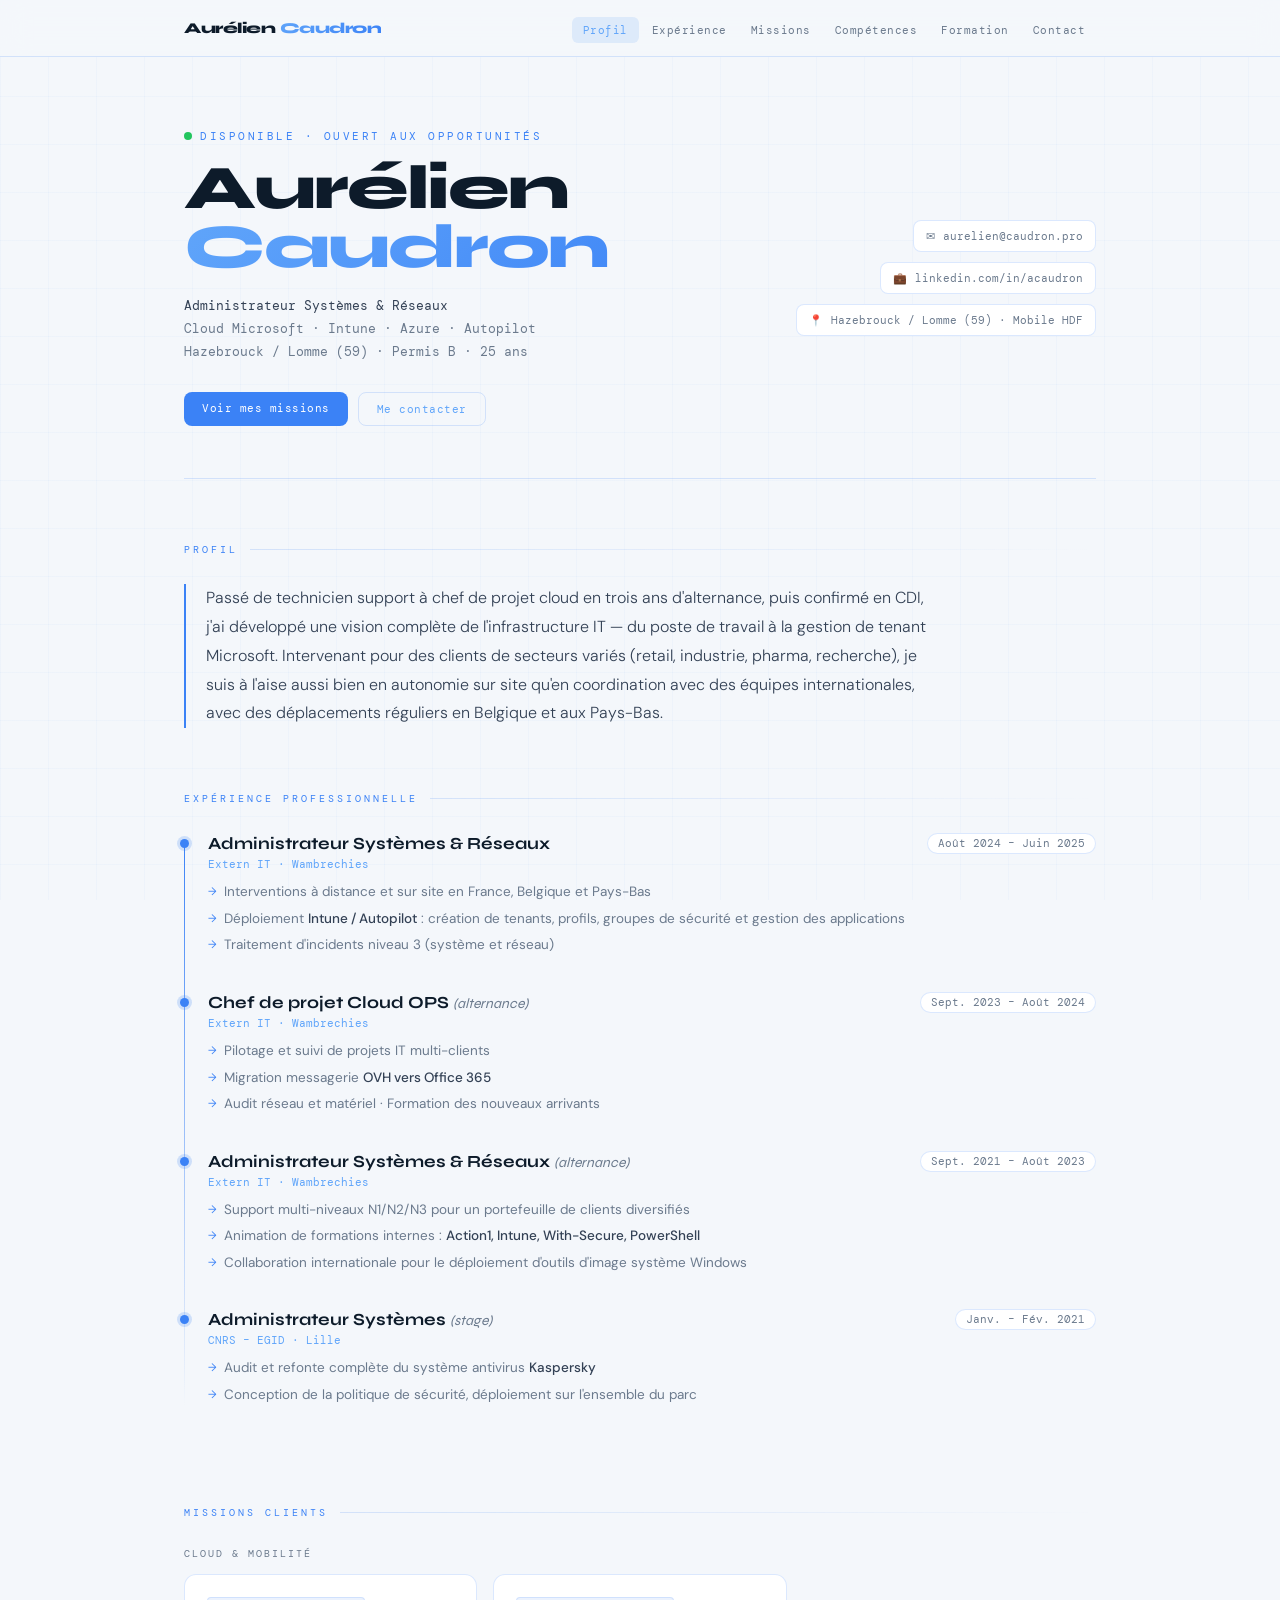
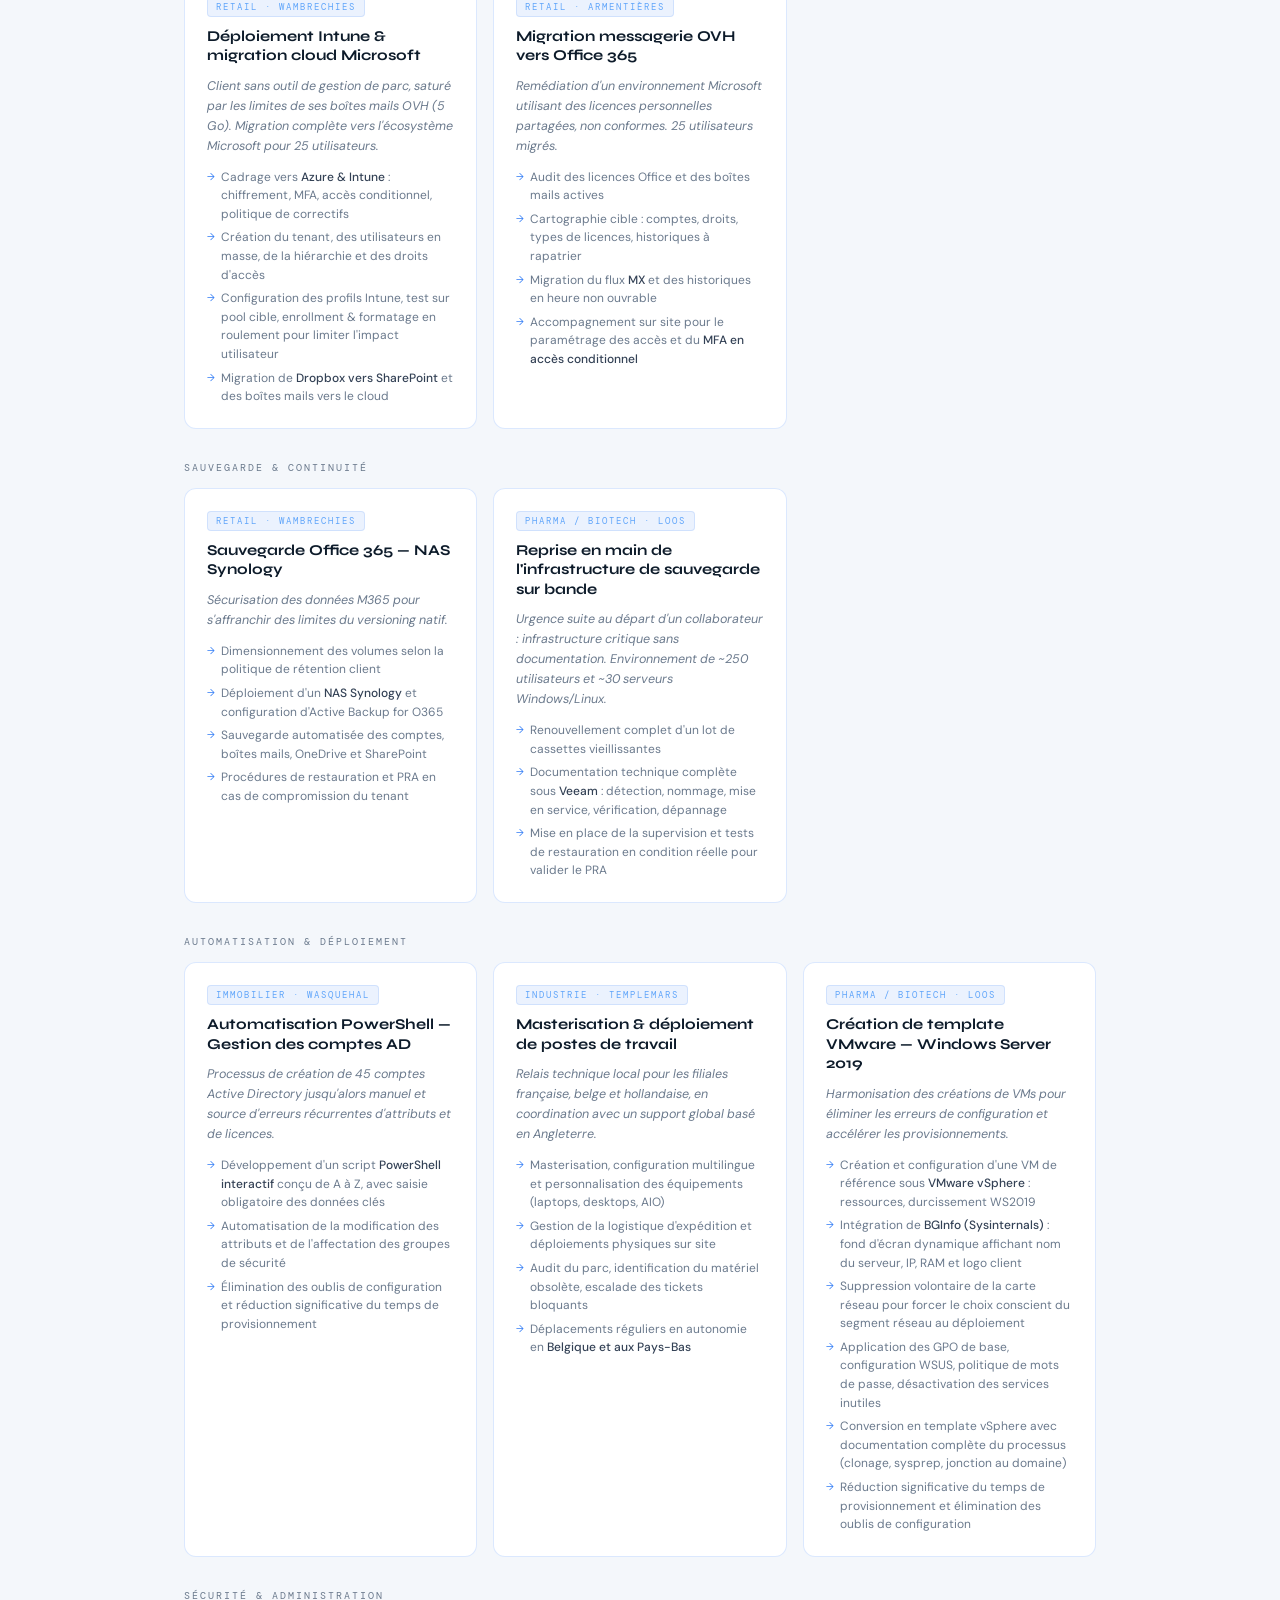
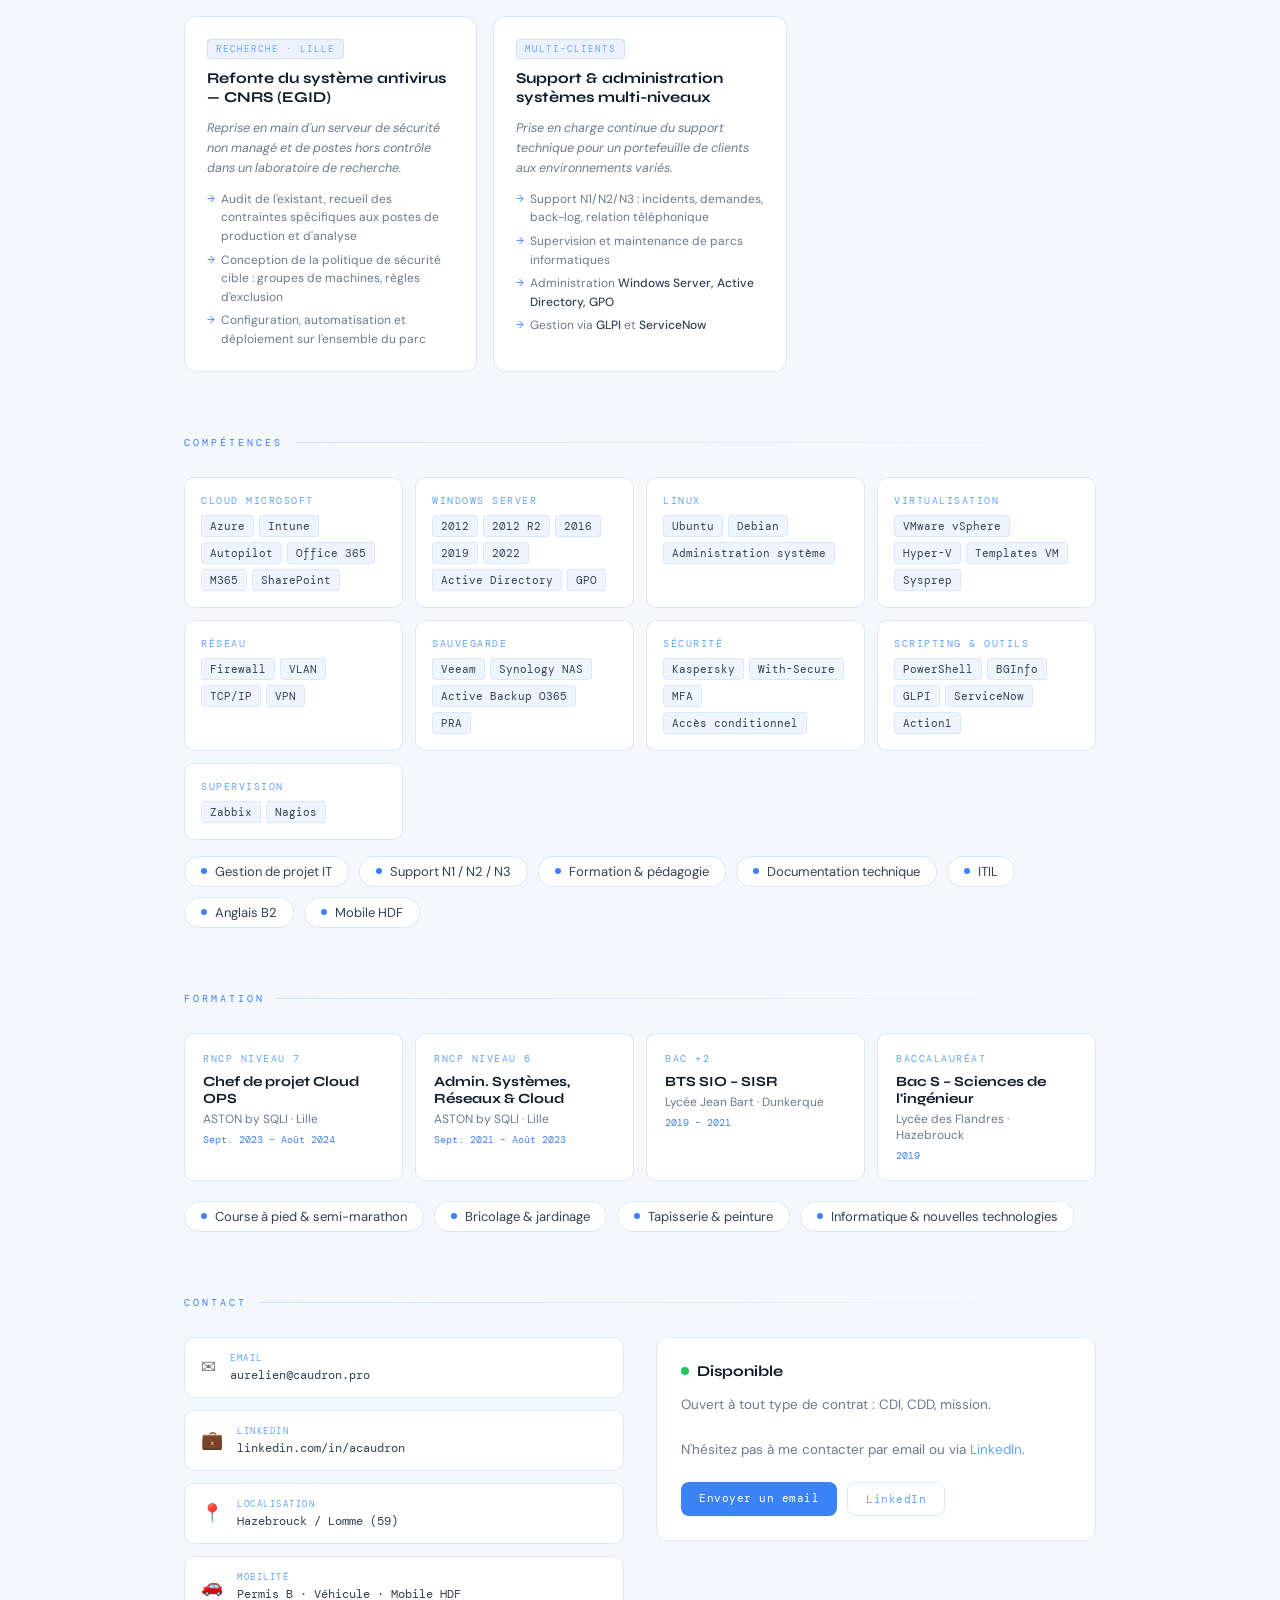
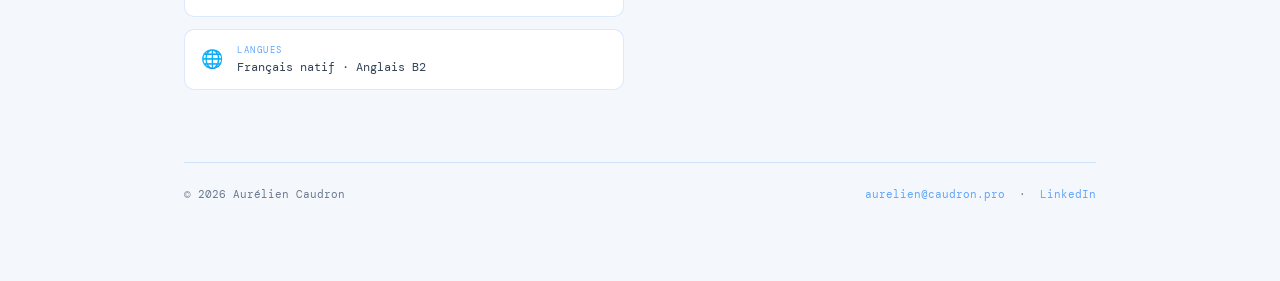
<file: index.html>
<!DOCTYPE html>
<html lang="fr">
<head>
  <meta charset="UTF-8" />
  <meta name="viewport" content="width=device-width, initial-scale=1.0" />
  <title>Aurélien Caudron — Administrateur Systèmes &amp; Réseaux</title>

  <!-- Favicon inline SVG encodé en base64 : initiales "AC" sur fond bleu -->
  <link rel="icon" type="image/svg+xml" href="data:image/svg+xml,%3Csvg xmlns='http://www.w3.org/2000/svg' viewBox='0 0 32 32'%3E%3Crect width='32' height='32' rx='8' fill='%233B82F6'/%3E%3Ctext x='50%25' y='50%25' dominant-baseline='central' text-anchor='middle' font-family='Arial' font-weight='bold' font-size='13' fill='white'%3EAC%3C/text%3E%3C/svg%3E" />

  <!-- Google Fonts -->
  <link rel="preconnect" href="https://fonts.googleapis.com" />
  <link rel="preconnect" href="https://fonts.gstatic.com" crossorigin />
  <link href="https://fonts.googleapis.com/css2?family=Syne:wght@400;600;700;800&family=DM+Mono:ital,wght@0,300;0,400;1,300&family=DM+Sans:wght@300;400;500&display=swap" rel="stylesheet" />

  <style>
    /* ============================================================
       VARIABLES & RESET
       Mode sombre par défaut, mode clair automatique selon l'OS
    ============================================================ */
    :root {
      --accent:  #3B82F6;
      --accent2: #60A5FA;
      --bg:      #07111C;
      --card:    #111E2C;
      --border:  rgba(59,130,246,.18);
      --dim:     #8899AA;
      --soft:    #C8D8E8;
      --white:   #F0F6FF;
    }

    /* Mode clair automatique selon préférence OS */
    @media (prefers-color-scheme: light) {
      :root {
        --bg:    #F4F7FB;
        --card:  #FFFFFF;
        --dim:   #6B7A8D;
        --soft:  #334155;
        --white: #0D1B2A;
      }
    }

    *, *::before, *::after { box-sizing: border-box; margin: 0; padding: 0; }
    html { scroll-behavior: smooth; }

    body {
      font-family: 'DM Sans', sans-serif;
      background: var(--bg);
      color: var(--white);
      min-height: 100vh;
      overflow-x: hidden;
      transition: background .3s, color .3s;
    }

    /* Grille de fond subtile */
    body::after {
      content: '';
      position: fixed; inset: 0; z-index: 0;
      background-image:
        linear-gradient(rgba(59,130,246,.03) 1px, transparent 1px),
        linear-gradient(90deg, rgba(59,130,246,.03) 1px, transparent 1px);
      background-size: 48px 48px;
      pointer-events: none;
    }

    /* ============================================================
       NAVIGATION STICKY
       Reste visible en haut, liens = ancres vers les sections
    ============================================================ */
    nav {
      position: sticky; top: 0; z-index: 100;
      background: color-mix(in srgb, var(--bg) 88%, transparent);
      backdrop-filter: blur(14px);
      border-bottom: 1px solid var(--border);
      transition: background .3s;
    }
    .nav-inner {
      max-width: 960px; margin: 0 auto; padding: 0 24px;
      display: flex; align-items: center; justify-content: space-between;
      height: 56px;
    }
    .nav-logo {
      font-family: 'Syne', sans-serif;
      font-weight: 800; font-size: 15px;
      color: var(--white); text-decoration: none; letter-spacing: -.5px;
      flex-shrink: 0;
    }
    .nav-logo span {
      background: linear-gradient(135deg, var(--accent2), var(--accent));
      -webkit-background-clip: text; -webkit-text-fill-color: transparent; background-clip: text;
    }
    .nav-links { display: flex; gap: 2px; list-style: none; }
    .nav-links a {
      font-family: 'DM Mono', monospace; font-size: 11px;
      color: var(--dim); text-decoration: none;
      padding: 6px 11px; border-radius: 6px; letter-spacing: .5px;
      transition: color .2s, background .2s;
    }
    .nav-links a:hover,
    .nav-links a.active { color: var(--accent2); background: rgba(59,130,246,.12); }

    /* Burger pour mobile */
    .nav-burger {
      display: none; flex-direction: column; gap: 5px;
      cursor: pointer; padding: 4px; background: none; border: none;
    }
    .nav-burger span { display: block; width: 22px; height: 2px; background: var(--dim); border-radius: 2px; transition: .3s; }

    /* ============================================================
       CONTENEUR PRINCIPAL
    ============================================================ */
    .page { position: relative; z-index: 1; max-width: 960px; margin: 0 auto; padding: 0 24px 80px; }

    /* ============================================================
       HERO — Section d'accroche principale
    ============================================================ */
    .hero {
      padding: 72px 0 52px;
      border-bottom: 1px solid var(--border);
      display: grid; grid-template-columns: 1fr auto;
      gap: 40px; align-items: center;
    }
    .hero-tag {
      font-family: 'DM Mono', monospace; font-size: 11px;
      letter-spacing: 2.5px; color: var(--accent); text-transform: uppercase;
      margin-bottom: 16px; opacity: 0; animation: fadeUp .6s .1s forwards;
    }
    h1 {
      font-family: 'Syne', sans-serif;
      font-size: clamp(36px, 6.5vw, 62px); font-weight: 800;
      line-height: .95; letter-spacing: -2px; color: var(--white);
      opacity: 0; animation: fadeUp .6s .2s forwards;
    }
    h1 span {
      display: block;
      background: linear-gradient(135deg, var(--accent2), var(--accent));
      -webkit-background-clip: text; -webkit-text-fill-color: transparent; background-clip: text;
    }
    .hero-sub {
      font-family: 'DM Mono', monospace; font-size: 12.5px;
      color: var(--dim); margin-top: 18px; line-height: 1.85;
      opacity: 0; animation: fadeUp .6s .35s forwards;
    }
    .hero-sub strong { color: var(--soft); font-weight: 400; }
    .hero-cta { display: flex; gap: 10px; margin-top: 28px; flex-wrap: wrap; opacity: 0; animation: fadeUp .6s .45s forwards; }

    /* Infos de contact dans le hero */
    .hero-contact { display: flex; flex-direction: column; gap: 10px; align-items: flex-end; opacity: 0; animation: fadeUp .6s .5s forwards; }
    .contact-card-mini {
      font-family: 'DM Mono', monospace; font-size: 11px; color: var(--dim);
      display: flex; align-items: center; gap: 8px;
      background: var(--card); border: 1px solid var(--border);
      border-radius: 8px; padding: 8px 12px; text-decoration: none;
      transition: border-color .2s, color .2s;
    }
    .contact-card-mini:hover { border-color: var(--accent); color: var(--accent2); }

    /* ============================================================
       BOUTONS
    ============================================================ */
    .btn {
      font-family: 'DM Mono', monospace; font-size: 11px; letter-spacing: .5px;
      background: var(--accent); color: #fff;
      padding: 9px 18px; border-radius: 8px; text-decoration: none;
      transition: background .2s, transform .15s; display: inline-block;
    }
    .btn:hover { background: var(--accent2); transform: translateY(-1px); }
    .btn-ghost { background: transparent; color: var(--accent2); border: 1px solid var(--border); }
    .btn-ghost:hover { background: rgba(59,130,246,.08); transform: translateY(-1px); }

    /* ============================================================
       SECTIONS — apparaissent au scroll
    ============================================================ */
    section {
      padding: 64px 0 0;
      opacity: 0; transform: translateY(20px);
      transition: opacity .5s, transform .5s;
    }
    section.visible { opacity: 1; transform: none; }

    /* Titre de section avec ligne décorative */
    .section-label {
      font-family: 'DM Mono', monospace; font-size: 10px; letter-spacing: 3px;
      text-transform: uppercase; color: var(--accent);
      margin-bottom: 28px; display: flex; align-items: center; gap: 12px;
    }
    .section-label::after { content: ''; flex: 1; height: 1px; background: linear-gradient(90deg, var(--border), transparent); }

    /* ============================================================
       PROFIL
    ============================================================ */
    .profil-text {
      font-size: 16px; line-height: 1.8; color: var(--soft); font-weight: 300;
      max-width: 760px; border-left: 2px solid var(--accent); padding-left: 20px;
    }

    /* ============================================================
       TIMELINE — Expériences professionnelles
    ============================================================ */
    .timeline { position: relative; padding-left: 24px; }
    /* Ligne verticale */
    .timeline::before {
      content: ''; position: absolute;
      left: 0; top: 8px; bottom: 0; width: 1px;
      background: linear-gradient(180deg, var(--accent), transparent);
    }
    .tl-item { position: relative; margin-bottom: 36px; }
    /* Point sur la timeline */
    .tl-item::before {
      content: ''; position: absolute;
      left: -28px; top: 6px; width: 9px; height: 9px;
      border-radius: 50%; background: var(--accent);
      box-shadow: 0 0 0 3px rgba(59,130,246,.2);
    }
    .tl-header { display: flex; justify-content: space-between; align-items: flex-start; gap: 12px; flex-wrap: wrap; margin-bottom: 6px; }
    .tl-title { font-family: 'Syne', sans-serif; font-size: 17px; font-weight: 700; color: var(--white); }
    .tl-company { font-family: 'DM Mono', monospace; font-size: 11px; color: var(--accent2); margin-top: 3px; }
    .tl-date { font-family: 'DM Mono', monospace; font-size: 10.5px; color: var(--dim); white-space: nowrap; background: var(--card); border: 1px solid var(--border); padding: 3px 10px; border-radius: 20px; flex-shrink: 0; }
    .tl-bullets { list-style: none; margin-top: 10px; display: flex; flex-direction: column; gap: 5px; }
    .tl-bullets li { font-size: 13.5px; color: var(--dim); padding-left: 16px; position: relative; line-height: 1.6; }
    .tl-bullets li::before { content: '→'; position: absolute; left: 0; color: var(--accent); font-size: 11px; top: 2px; }
    .tl-bullets li strong { color: var(--soft); font-weight: 500; }

    /* ============================================================
       MISSIONS — Cartes par thématique
    ============================================================ */
    .missions-grid { display: grid; grid-template-columns: repeat(auto-fill, minmax(290px, 1fr)); gap: 16px; }
    .mission-card {
      background: var(--card); border: 1px solid var(--border);
      border-radius: 12px; padding: 22px;
      transition: border-color .2s, transform .2s;
      display: flex; flex-direction: column; gap: 10px;
    }
    .mission-card:hover { border-color: var(--accent); transform: translateY(-2px); }
    /* Badge secteur */
    .mission-sector {
      font-family: 'DM Mono', monospace; font-size: 9px; letter-spacing: 2px;
      text-transform: uppercase; color: var(--accent2);
      background: rgba(59,130,246,.1); border: 1px solid rgba(59,130,246,.15);
      padding: 3px 8px; border-radius: 4px; display: inline-block; width: fit-content;
    }
    .mission-title { font-family: 'Syne', sans-serif; font-weight: 700; font-size: 15px; color: var(--white); line-height: 1.3; }
    .mission-context { font-size: 12.5px; color: var(--dim); line-height: 1.6; font-style: italic; }
    .mission-bullets { list-style: none; display: flex; flex-direction: column; gap: 5px; margin-top: 2px; }
    .mission-bullets li { font-size: 12px; color: var(--dim); padding-left: 14px; position: relative; line-height: 1.55; }
    .mission-bullets li::before { content: '→'; position: absolute; left: 0; color: var(--accent); font-size: 10px; top: 1px; }
    .mission-bullets li strong { color: var(--soft); font-weight: 500; }

    /* ============================================================
       COMPÉTENCES — Grilles de tags
    ============================================================ */
    .skills-grid { display: grid; grid-template-columns: repeat(auto-fill, minmax(200px, 1fr)); gap: 12px; }
    .skill-card { background: var(--card); border: 1px solid var(--border); border-radius: 10px; padding: 16px; transition: border-color .2s, transform .2s; }
    .skill-card:hover { border-color: var(--accent); transform: translateY(-2px); }
    .skill-card-label { font-family: 'DM Mono', monospace; font-size: 10px; color: var(--accent2); letter-spacing: 1.5px; text-transform: uppercase; margin-bottom: 8px; }
    .skill-tags { display: flex; flex-wrap: wrap; gap: 5px; }
    .tag { font-size: 11px; font-family: 'DM Mono', monospace; background: rgba(59,130,246,.08); color: var(--soft); padding: 3px 8px; border-radius: 4px; border: 1px solid rgba(59,130,246,.13); }

    /* ============================================================
       FORMATION
    ============================================================ */
    .edu-grid { display: grid; grid-template-columns: repeat(auto-fill, minmax(200px, 1fr)); gap: 12px; }
    .edu-card { background: var(--card); border: 1px solid var(--border); border-radius: 10px; padding: 18px; transition: border-color .2s, transform .2s; }
    .edu-card:hover { border-color: var(--accent); transform: translateY(-2px); }
    .edu-level { font-family: 'DM Mono', monospace; font-size: 10px; color: var(--accent2); letter-spacing: 1.5px; text-transform: uppercase; margin-bottom: 8px; }
    .edu-title { font-family: 'Syne', sans-serif; font-weight: 700; font-size: 14px; color: var(--white); margin-bottom: 4px; }
    .edu-school { font-size: 12px; color: var(--dim); margin-bottom: 6px; }
    .edu-date { font-family: 'DM Mono', monospace; font-size: 10px; color: var(--accent); }

    /* ============================================================
       CHIPS — Centres d'intérêts & soft skills
    ============================================================ */
    .chips { display: flex; flex-wrap: wrap; gap: 10px; }
    .chip { font-size: 13px; color: var(--soft); background: var(--card); border: 1px solid var(--border); border-radius: 99px; padding: 6px 16px; display: flex; align-items: center; gap: 8px; transition: border-color .2s; }
    .chip:hover { border-color: var(--accent2); }
    .chip-dot { width: 6px; height: 6px; border-radius: 50%; background: var(--accent); flex-shrink: 0; }

    /* ============================================================
       CONTACT
    ============================================================ */
    .contact-grid { display: grid; grid-template-columns: 1fr 1fr; gap: 32px; }
    .contact-info { display: flex; flex-direction: column; gap: 12px; }
    .contact-item { font-family: 'DM Mono', monospace; font-size: 12px; color: var(--dim); display: flex; align-items: center; gap: 14px; background: var(--card); border: 1px solid var(--border); border-radius: 10px; padding: 14px 16px; text-decoration: none; transition: border-color .2s, color .2s; }
    .contact-item:hover { border-color: var(--accent); color: var(--accent2); }
    .contact-icon { font-size: 18px; flex-shrink: 0; }
    .contact-label { font-size: 9px; color: var(--accent2); letter-spacing: 1.5px; text-transform: uppercase; margin-bottom: 3px; }
    .contact-val { color: var(--soft); font-size: 12px; }
    .avail-card { background: var(--card); border: 1px solid var(--border); border-radius: 12px; padding: 24px; }
    .avail-header { display: flex; align-items: center; font-family: 'Syne', sans-serif; font-weight: 700; font-size: 15px; color: var(--white); margin-bottom: 14px; }
    .avail-text { font-size: 13.5px; color: var(--dim); line-height: 1.7; }

    /* Point vert animé "disponible" */
    .status-dot {
      display: inline-block; width: 8px; height: 8px;
      background: #22c55e; border-radius: 50%; margin-right: 8px;
      box-shadow: 0 0 0 0 rgba(34,197,94,.4);
      animation: pulse 2s infinite;
    }

    /* ============================================================
       FOOTER
    ============================================================ */
    footer {
      margin-top: 72px; padding-top: 24px;
      border-top: 1px solid var(--border);
      display: flex; justify-content: space-between; align-items: center;
      flex-wrap: wrap; gap: 12px;
      font-family: 'DM Mono', monospace; font-size: 11px; color: var(--dim);
    }
    footer a { color: var(--accent2); text-decoration: none; }

    /* ============================================================
       ANIMATIONS
    ============================================================ */
    @keyframes fadeUp {
      from { opacity: 0; transform: translateY(16px); }
      to   { opacity: 1; transform: none; }
    }
    @keyframes pulse {
      0%   { box-shadow: 0 0 0 0   rgba(34,197,94,.4); }
      70%  { box-shadow: 0 0 0 8px rgba(34,197,94,0);  }
      100% { box-shadow: 0 0 0 0   rgba(34,197,94,0);  }
    }

    /* ============================================================
       RESPONSIVE MOBILE
    ============================================================ */
    @media (max-width: 680px) {
      /* Menu burger sur mobile */
      .nav-links {
        display: none; flex-direction: column;
        position: absolute; top: 56px; left: 0; right: 0;
        background: var(--bg); border-bottom: 1px solid var(--border);
        padding: 12px 24px; z-index: 99;
      }
      .nav-links.open { display: flex; }
      .nav-burger { display: flex; }
      /* Hero en colonne sur mobile */
      .hero { grid-template-columns: 1fr; }
      .hero-contact { align-items: flex-start; }
      h1 { font-size: 40px; letter-spacing: -1px; }
      .contact-grid { grid-template-columns: 1fr; }
      .missions-grid { grid-template-columns: 1fr; }
    }
  </style>
</head>
<body>

<!-- ============================================================
     NAVIGATION — ancres vers chaque section de la page
============================================================ -->
<nav>
  <div class="nav-inner">
    <a href="#accueil" class="nav-logo">Aurélien <span>Caudron</span></a>
    <ul class="nav-links" id="navLinks">
      <li><a href="#profil">Profil</a></li>
      <li><a href="#experience">Expérience</a></li>
      <li><a href="#missions">Missions</a></li>
      <li><a href="#competences">Compétences</a></li>
      <li><a href="#formation">Formation</a></li>
      <li><a href="#contact">Contact</a></li>
    </ul>
    <button class="nav-burger" aria-label="Menu" onclick="document.getElementById('navLinks').classList.toggle('open')">
      <span></span><span></span><span></span>
    </button>
  </div>
</nav>

<div class="page">

  <!-- ============================================================
       HERO
  ============================================================ -->
  <header id="accueil" class="hero">
    <div>
      <p class="hero-tag"><span class="status-dot"></span>Disponible · Ouvert aux opportunités</p>
      <h1>Aurélien<br><span>Caudron</span></h1>
      <p class="hero-sub">
        <strong>Administrateur Systèmes &amp; Réseaux</strong><br>
        Cloud Microsoft · Intune · Azure · Autopilot<br>
        Hazebrouck / Lomme (59) · Permis B · 25 ans
      </p>
      <div class="hero-cta">
        <a href="#missions" class="btn">Voir mes missions</a>
        <a href="#contact" class="btn btn-ghost">Me contacter</a>
      </div>
    </div>
    <div class="hero-contact">
      <a class="contact-card-mini" href="mailto:aurelien@caudron.pro">
        <span>✉</span><span>aurelien@caudron.pro</span>
      </a>
      <a class="contact-card-mini" href="https://www.linkedin.com/in/acaudron" target="_blank" rel="noopener">
        <span>💼</span><span>linkedin.com/in/acaudron</span>
      </a>
      <div class="contact-card-mini">
        <span>📍</span><span>Hazebrouck / Lomme (59) · Mobile HDF</span>
      </div>
    </div>
  </header>

  <!-- ============================================================
       PROFIL
  ============================================================ -->
  <section id="profil">
    <p class="section-label">Profil</p>
    <p class="profil-text">
      Passé de technicien support à chef de projet cloud en trois ans d'alternance, puis confirmé en CDI,
      j'ai développé une vision complète de l'infrastructure IT — du poste de travail à la gestion de tenant Microsoft.
      Intervenant pour des clients de secteurs variés (retail, industrie, pharma, recherche),
      je suis à l'aise aussi bien en autonomie sur site qu'en coordination avec des équipes internationales,
      avec des déplacements réguliers en Belgique et aux Pays-Bas.
    </p>
  </section>

  <!-- ============================================================
       EXPÉRIENCE PROFESSIONNELLE
  ============================================================ -->
  <section id="experience">
    <p class="section-label">Expérience professionnelle</p>
    <div class="timeline">

      <!-- Poste 1 -->
      <div class="tl-item">
        <div class="tl-header">
          <div>
            <div class="tl-title">Administrateur Systèmes &amp; Réseaux</div>
            <div class="tl-company">Extern IT · Wambrechies</div>
          </div>
          <span class="tl-date">Août 2024 – Juin 2025</span>
        </div>
        <ul class="tl-bullets">
          <li>Interventions à distance et sur site en France, Belgique et Pays-Bas</li>
          <li>Déploiement <strong>Intune / Autopilot</strong> : création de tenants, profils, groupes de sécurité et gestion des applications</li>
          <li>Traitement d'incidents niveau 3 (système et réseau)</li>
        </ul>
      </div>

      <!-- Poste 2 -->
      <div class="tl-item">
        <div class="tl-header">
          <div>
            <div class="tl-title">Chef de projet Cloud OPS <em style="font-weight:300;font-size:14px;color:var(--dim)">(alternance)</em></div>
            <div class="tl-company">Extern IT · Wambrechies</div>
          </div>
          <span class="tl-date">Sept. 2023 – Août 2024</span>
        </div>
        <ul class="tl-bullets">
          <li>Pilotage et suivi de projets IT multi-clients</li>
          <li>Migration messagerie <strong>OVH vers Office 365</strong></li>
          <li>Audit réseau et matériel · Formation des nouveaux arrivants</li>
        </ul>
      </div>

      <!-- Poste 3 -->
      <div class="tl-item">
        <div class="tl-header">
          <div>
            <div class="tl-title">Administrateur Systèmes &amp; Réseaux <em style="font-weight:300;font-size:14px;color:var(--dim)">(alternance)</em></div>
            <div class="tl-company">Extern IT · Wambrechies</div>
          </div>
          <span class="tl-date">Sept. 2021 – Août 2023</span>
        </div>
        <ul class="tl-bullets">
          <li>Support multi-niveaux N1/N2/N3 pour un portefeuille de clients diversifiés</li>
          <li>Animation de formations internes : <strong>Action1, Intune, With-Secure, PowerShell</strong></li>
          <li>Collaboration internationale pour le déploiement d'outils d'image système Windows</li>
        </ul>
      </div>

      <!-- Poste 4 -->
      <div class="tl-item">
        <div class="tl-header">
          <div>
            <div class="tl-title">Administrateur Systèmes <em style="font-weight:300;font-size:14px;color:var(--dim)">(stage)</em></div>
            <div class="tl-company">CNRS – EGID · Lille</div>
          </div>
          <span class="tl-date">Janv. – Fév. 2021</span>
        </div>
        <ul class="tl-bullets">
          <li>Audit et refonte complète du système antivirus <strong>Kaspersky</strong></li>
          <li>Conception de la politique de sécurité, déploiement sur l'ensemble du parc</li>
        </ul>
      </div>

    </div>
  </section>

  <!-- ============================================================
       MISSIONS CLIENTS
  ============================================================ -->
  <section id="missions">
    <p class="section-label">Missions clients</p>

    <!-- Cloud & Mobilité -->
    <p style="font-family:'DM Mono',monospace;font-size:10px;color:var(--dim);letter-spacing:2px;text-transform:uppercase;margin-bottom:14px;">Cloud &amp; Mobilité</p>
    <div class="missions-grid" style="margin-bottom:32px;">

      <div class="mission-card">
        <span class="mission-sector">Retail · Wambrechies</span>
        <div class="mission-title">Déploiement Intune &amp; migration cloud Microsoft</div>
        <div class="mission-context">Client sans outil de gestion de parc, saturé par les limites de ses boîtes mails OVH (5 Go). Migration complète vers l'écosystème Microsoft pour 25 utilisateurs.</div>
        <ul class="mission-bullets">
          <li>Cadrage vers <strong>Azure &amp; Intune</strong> : chiffrement, MFA, accès conditionnel, politique de correctifs</li>
          <li>Création du tenant, des utilisateurs en masse, de la hiérarchie et des droits d'accès</li>
          <li>Configuration des profils Intune, test sur pool cible, enrollment &amp; formatage en roulement pour limiter l'impact utilisateur</li>
          <li>Migration de <strong>Dropbox vers SharePoint</strong> et des boîtes mails vers le cloud</li>
        </ul>
      </div>

      <div class="mission-card">
        <span class="mission-sector">Retail · Armentières</span>
        <div class="mission-title">Migration messagerie OVH vers Office 365</div>
        <div class="mission-context">Remédiation d'un environnement Microsoft utilisant des licences personnelles partagées, non conformes. 25 utilisateurs migrés.</div>
        <ul class="mission-bullets">
          <li>Audit des licences Office et des boîtes mails actives</li>
          <li>Cartographie cible : comptes, droits, types de licences, historiques à rapatrier</li>
          <li>Migration du flux <strong>MX</strong> et des historiques en heure non ouvrable</li>
          <li>Accompagnement sur site pour le paramétrage des accès et du <strong>MFA en accès conditionnel</strong></li>
        </ul>
      </div>

    </div>

    <!-- Sauvegarde & Continuité -->
    <p style="font-family:'DM Mono',monospace;font-size:10px;color:var(--dim);letter-spacing:2px;text-transform:uppercase;margin-bottom:14px;">Sauvegarde &amp; Continuité</p>
    <div class="missions-grid" style="margin-bottom:32px;">

      <div class="mission-card">
        <span class="mission-sector">Retail · Wambrechies</span>
        <div class="mission-title">Sauvegarde Office 365 — NAS Synology</div>
        <div class="mission-context">Sécurisation des données M365 pour s'affranchir des limites du versioning natif.</div>
        <ul class="mission-bullets">
          <li>Dimensionnement des volumes selon la politique de rétention client</li>
          <li>Déploiement d'un <strong>NAS Synology</strong> et configuration d'Active Backup for O365</li>
          <li>Sauvegarde automatisée des comptes, boîtes mails, OneDrive et SharePoint</li>
          <li>Procédures de restauration et PRA en cas de compromission du tenant</li>
        </ul>
      </div>

      <div class="mission-card">
        <span class="mission-sector">Pharma / Biotech · Loos</span>
        <div class="mission-title">Reprise en main de l'infrastructure de sauvegarde sur bande</div>
        <div class="mission-context">Urgence suite au départ d'un collaborateur : infrastructure critique sans documentation. Environnement de ~250 utilisateurs et ~30 serveurs Windows/Linux.</div>
        <ul class="mission-bullets">
          <li>Renouvellement complet d'un lot de cassettes vieillissantes</li>
          <li>Documentation technique complète sous <strong>Veeam</strong> : détection, nommage, mise en service, vérification, dépannage</li>
          <li>Mise en place de la supervision et tests de restauration en condition réelle pour valider le PRA</li>
        </ul>
      </div>

    </div>

    <!-- Automatisation & Déploiement -->
    <p style="font-family:'DM Mono',monospace;font-size:10px;color:var(--dim);letter-spacing:2px;text-transform:uppercase;margin-bottom:14px;">Automatisation &amp; Déploiement</p>
    <div class="missions-grid" style="margin-bottom:32px;">

      <div class="mission-card">
        <span class="mission-sector">Immobilier · Wasquehal</span>
        <div class="mission-title">Automatisation PowerShell — Gestion des comptes AD</div>
        <div class="mission-context">Processus de création de 45 comptes Active Directory jusqu'alors manuel et source d'erreurs récurrentes d'attributs et de licences.</div>
        <ul class="mission-bullets">
          <li>Développement d'un script <strong>PowerShell interactif</strong> conçu de A à Z, avec saisie obligatoire des données clés</li>
          <li>Automatisation de la modification des attributs et de l'affectation des groupes de sécurité</li>
          <li>Élimination des oublis de configuration et réduction significative du temps de provisionnement</li>
        </ul>
      </div>

      <div class="mission-card">
        <span class="mission-sector">Industrie · Templemars</span>
        <div class="mission-title">Masterisation &amp; déploiement de postes de travail</div>
        <div class="mission-context">Relais technique local pour les filiales française, belge et hollandaise, en coordination avec un support global basé en Angleterre.</div>
        <ul class="mission-bullets">
          <li>Masterisation, configuration multilingue et personnalisation des équipements (laptops, desktops, AIO)</li>
          <li>Gestion de la logistique d'expédition et déploiements physiques sur site</li>
          <li>Audit du parc, identification du matériel obsolète, escalade des tickets bloquants</li>
          <li>Déplacements réguliers en autonomie en <strong>Belgique et aux Pays-Bas</strong></li>
        </ul>
      </div>

      <div class="mission-card">
        <span class="mission-sector">Pharma / Biotech · Loos</span>
        <div class="mission-title">Création de template VMware — Windows Server 2019</div>
        <div class="mission-context">Harmonisation des créations de VMs pour éliminer les erreurs de configuration et accélérer les provisionnements.</div>
        <ul class="mission-bullets">
          <li>Création et configuration d'une VM de référence sous <strong>VMware vSphere</strong> : ressources, durcissement WS2019</li>
          <li>Intégration de <strong>BGInfo (Sysinternals)</strong> : fond d'écran dynamique affichant nom du serveur, IP, RAM et logo client</li>
          <li>Suppression volontaire de la carte réseau pour forcer le choix conscient du segment réseau au déploiement</li>
          <li>Application des GPO de base, configuration WSUS, politique de mots de passe, désactivation des services inutiles</li>
          <li>Conversion en template vSphere avec documentation complète du processus (clonage, sysprep, jonction au domaine)</li>
          <li>Réduction significative du temps de provisionnement et élimination des oublis de configuration</li>
        </ul>
      </div>

    </div>

    <!-- Sécurité -->
    <p style="font-family:'DM Mono',monospace;font-size:10px;color:var(--dim);letter-spacing:2px;text-transform:uppercase;margin-bottom:14px;">Sécurité &amp; Administration</p>
    <div class="missions-grid">

      <div class="mission-card">
        <span class="mission-sector">Recherche · Lille</span>
        <div class="mission-title">Refonte du système antivirus — CNRS (EGID)</div>
        <div class="mission-context">Reprise en main d'un serveur de sécurité non managé et de postes hors contrôle dans un laboratoire de recherche.</div>
        <ul class="mission-bullets">
          <li>Audit de l'existant, recueil des contraintes spécifiques aux postes de production et d'analyse</li>
          <li>Conception de la politique de sécurité cible : groupes de machines, règles d'exclusion</li>
          <li>Configuration, automatisation et déploiement sur l'ensemble du parc</li>
        </ul>
      </div>

      <div class="mission-card">
        <span class="mission-sector">Multi-clients</span>
        <div class="mission-title">Support &amp; administration systèmes multi-niveaux</div>
        <div class="mission-context">Prise en charge continue du support technique pour un portefeuille de clients aux environnements variés.</div>
        <ul class="mission-bullets">
          <li>Support N1/N2/N3 : incidents, demandes, back-log, relation téléphonique</li>
          <li>Supervision et maintenance de parcs informatiques</li>
          <li>Administration <strong>Windows Server, Active Directory, GPO</strong></li>
          <li>Gestion via <strong>GLPI</strong> et <strong>ServiceNow</strong></li>
        </ul>
      </div>

    </div>
  </section>

  <!-- ============================================================
       COMPÉTENCES TECHNIQUES
  ============================================================ -->
  <section id="competences">
    <p class="section-label">Compétences</p>
    <div class="skills-grid">

      <div class="skill-card">
        <div class="skill-card-label">Cloud Microsoft</div>
        <div class="skill-tags">
          <span class="tag">Azure</span><span class="tag">Intune</span>
          <span class="tag">Autopilot</span><span class="tag">Office 365</span>
          <span class="tag">M365</span><span class="tag">SharePoint</span>
        </div>
      </div>

      <div class="skill-card">
        <div class="skill-card-label">Windows Server</div>
        <div class="skill-tags">
          <span class="tag">2012</span><span class="tag">2012 R2</span>
          <span class="tag">2016</span><span class="tag">2019</span><span class="tag">2022</span>
          <span class="tag">Active Directory</span><span class="tag">GPO</span>
        </div>
      </div>

      <div class="skill-card">
        <div class="skill-card-label">Linux</div>
        <div class="skill-tags">
          <span class="tag">Ubuntu</span><span class="tag">Debian</span>
          <span class="tag">Administration système</span>
        </div>
      </div>

      <div class="skill-card">
        <div class="skill-card-label">Virtualisation</div>
        <div class="skill-tags">
          <span class="tag">VMware vSphere</span><span class="tag">Hyper-V</span>
          <span class="tag">Templates VM</span><span class="tag">Sysprep</span>
        </div>
      </div>

      <div class="skill-card">
        <div class="skill-card-label">Réseau</div>
        <div class="skill-tags">
          <span class="tag">Firewall</span><span class="tag">VLAN</span>
          <span class="tag">TCP/IP</span><span class="tag">VPN</span>
        </div>
      </div>

      <div class="skill-card">
        <div class="skill-card-label">Sauvegarde</div>
        <div class="skill-tags">
          <span class="tag">Veeam</span><span class="tag">Synology NAS</span>
          <span class="tag">Active Backup O365</span><span class="tag">PRA</span>
        </div>
      </div>

      <div class="skill-card">
        <div class="skill-card-label">Sécurité</div>
        <div class="skill-tags">
          <span class="tag">Kaspersky</span><span class="tag">With-Secure</span>
          <span class="tag">MFA</span><span class="tag">Accès conditionnel</span>
        </div>
      </div>

      <div class="skill-card">
        <div class="skill-card-label">Scripting &amp; Outils</div>
        <div class="skill-tags">
          <span class="tag">PowerShell</span><span class="tag">BGInfo</span>
          <span class="tag">GLPI</span><span class="tag">ServiceNow</span><span class="tag">Action1</span>
        </div>
      </div>

      <div class="skill-card">
        <div class="skill-card-label">Supervision</div>
        <div class="skill-tags">
          <span class="tag">Zabbix</span><span class="tag">Nagios</span>
        </div>
      </div>

    </div>

    <!-- Soft skills -->
    <div style="margin-top:16px;">
      <div class="chips">
        <div class="chip"><span class="chip-dot"></span>Gestion de projet IT</div>
        <div class="chip"><span class="chip-dot"></span>Support N1 / N2 / N3</div>
        <div class="chip"><span class="chip-dot"></span>Formation &amp; pédagogie</div>
        <div class="chip"><span class="chip-dot"></span>Documentation technique</div>
        <div class="chip"><span class="chip-dot"></span>ITIL</div>
        <div class="chip"><span class="chip-dot"></span>Anglais B2</div>
        <div class="chip"><span class="chip-dot"></span>Mobile HDF</div>
      </div>
    </div>
  </section>

  <!-- ============================================================
       FORMATION
  ============================================================ -->
  <section id="formation">
    <p class="section-label">Formation</p>
    <div class="edu-grid">
      <div class="edu-card">
        <div class="edu-level">RNCP Niveau 7</div>
        <div class="edu-title">Chef de projet Cloud OPS</div>
        <div class="edu-school">ASTON by SQLI · Lille</div>
        <div class="edu-date">Sept. 2023 – Août 2024</div>
      </div>
      <div class="edu-card">
        <div class="edu-level">RNCP Niveau 6</div>
        <div class="edu-title">Admin. Systèmes, Réseaux &amp; Cloud</div>
        <div class="edu-school">ASTON by SQLI · Lille</div>
        <div class="edu-date">Sept. 2021 – Août 2023</div>
      </div>
      <div class="edu-card">
        <div class="edu-level">Bac +2</div>
        <div class="edu-title">BTS SIO – SISR</div>
        <div class="edu-school">Lycée Jean Bart · Dunkerque</div>
        <div class="edu-date">2019 – 2021</div>
      </div>
      <div class="edu-card">
        <div class="edu-level">Baccalauréat</div>
        <div class="edu-title">Bac S – Sciences de l'ingénieur</div>
        <div class="edu-school">Lycée des Flandres · Hazebrouck</div>
        <div class="edu-date">2019</div>
      </div>
    </div>

    <div style="margin-top:20px;">
      <div class="chips">
        <div class="chip"><span class="chip-dot"></span>Course à pied &amp; semi-marathon</div>
        <div class="chip"><span class="chip-dot"></span>Bricolage &amp; jardinage</div>
        <div class="chip"><span class="chip-dot"></span>Tapisserie &amp; peinture</div>
        <div class="chip"><span class="chip-dot"></span>Informatique &amp; nouvelles technologies</div>
      </div>
    </div>
  </section>

  <!-- ============================================================
       CONTACT
  ============================================================ -->
  <section id="contact">
    <p class="section-label">Contact</p>
    <div class="contact-grid">

      <div class="contact-info">
        <a class="contact-item" href="mailto:aurelien@caudron.pro">
          <span class="contact-icon">✉</span>
          <div><div class="contact-label">Email</div><div class="contact-val">aurelien@caudron.pro</div></div>
        </a>
        <a class="contact-item" href="https://www.linkedin.com/in/acaudron" target="_blank" rel="noopener">
          <span class="contact-icon">💼</span>
          <div><div class="contact-label">LinkedIn</div><div class="contact-val">linkedin.com/in/acaudron</div></div>
        </a>
        <div class="contact-item">
          <span class="contact-icon">📍</span>
          <div><div class="contact-label">Localisation</div><div class="contact-val">Hazebrouck / Lomme (59)</div></div>
        </div>
        <div class="contact-item">
          <span class="contact-icon">🚗</span>
          <div><div class="contact-label">Mobilité</div><div class="contact-val">Permis B · Véhicule · Mobile HDF</div></div>
        </div>
        <div class="contact-item">
          <span class="contact-icon">🌐</span>
          <div><div class="contact-label">Langues</div><div class="contact-val">Français natif · Anglais B2</div></div>
        </div>
      </div>

      <div>
        <div class="avail-card">
          <div class="avail-header"><span class="status-dot"></span>Disponible</div>
          <p class="avail-text">
            Ouvert à tout type de contrat : CDI, CDD, mission.<br><br>
            N'hésitez pas à me contacter par email ou via
            <a href="https://www.linkedin.com/in/acaudron" target="_blank" rel="noopener" style="color:var(--accent2);text-decoration:none;">LinkedIn</a>.
          </p>
          <div style="display:flex;gap:10px;margin-top:20px;flex-wrap:wrap;">
            <a href="mailto:aurelien@caudron.pro" class="btn">Envoyer un email</a>
            <a href="https://www.linkedin.com/in/acaudron" target="_blank" rel="noopener" class="btn btn-ghost">LinkedIn</a>
          </div>
        </div>
      </div>

    </div>
  </section>

  <!-- FOOTER -->
  <footer>
    <span>© 2026 Aurélien Caudron</span>
    <span>
      <a href="mailto:aurelien@caudron.pro">aurelien@caudron.pro</a>
      &nbsp;·&nbsp;
      <a href="https://www.linkedin.com/in/acaudron" target="_blank" rel="noopener">LinkedIn</a>
    </span>
  </footer>

</div>

<!-- ============================================================
     JAVASCRIPT
     - Highlight du lien actif dans la nav selon la section visible
     - Apparition des sections au scroll
============================================================ -->
<script>
  // Sections visibles → lien actif dans la nav
  const sections = document.querySelectorAll('section[id], header[id]');
  const navLinks = document.querySelectorAll('.nav-links a');

  const observer = new IntersectionObserver(entries => {
    entries.forEach(entry => {
      if (entry.isIntersecting) {
        // Highlight du bon lien
        navLinks.forEach(a => {
          a.classList.toggle('active', a.getAttribute('href') === '#' + entry.target.id);
        });
      }
    });
  }, { threshold: 0.3 });

  // Animation au scroll + observation pour nav active
  document.querySelectorAll('section').forEach(s => {
    new IntersectionObserver(([e]) => {
      if (e.isIntersecting) e.target.classList.add('visible');
    }, { threshold: 0.1 }).observe(s);
  });

  sections.forEach(s => observer.observe(s));
</script>

</body>
</html>
</file>
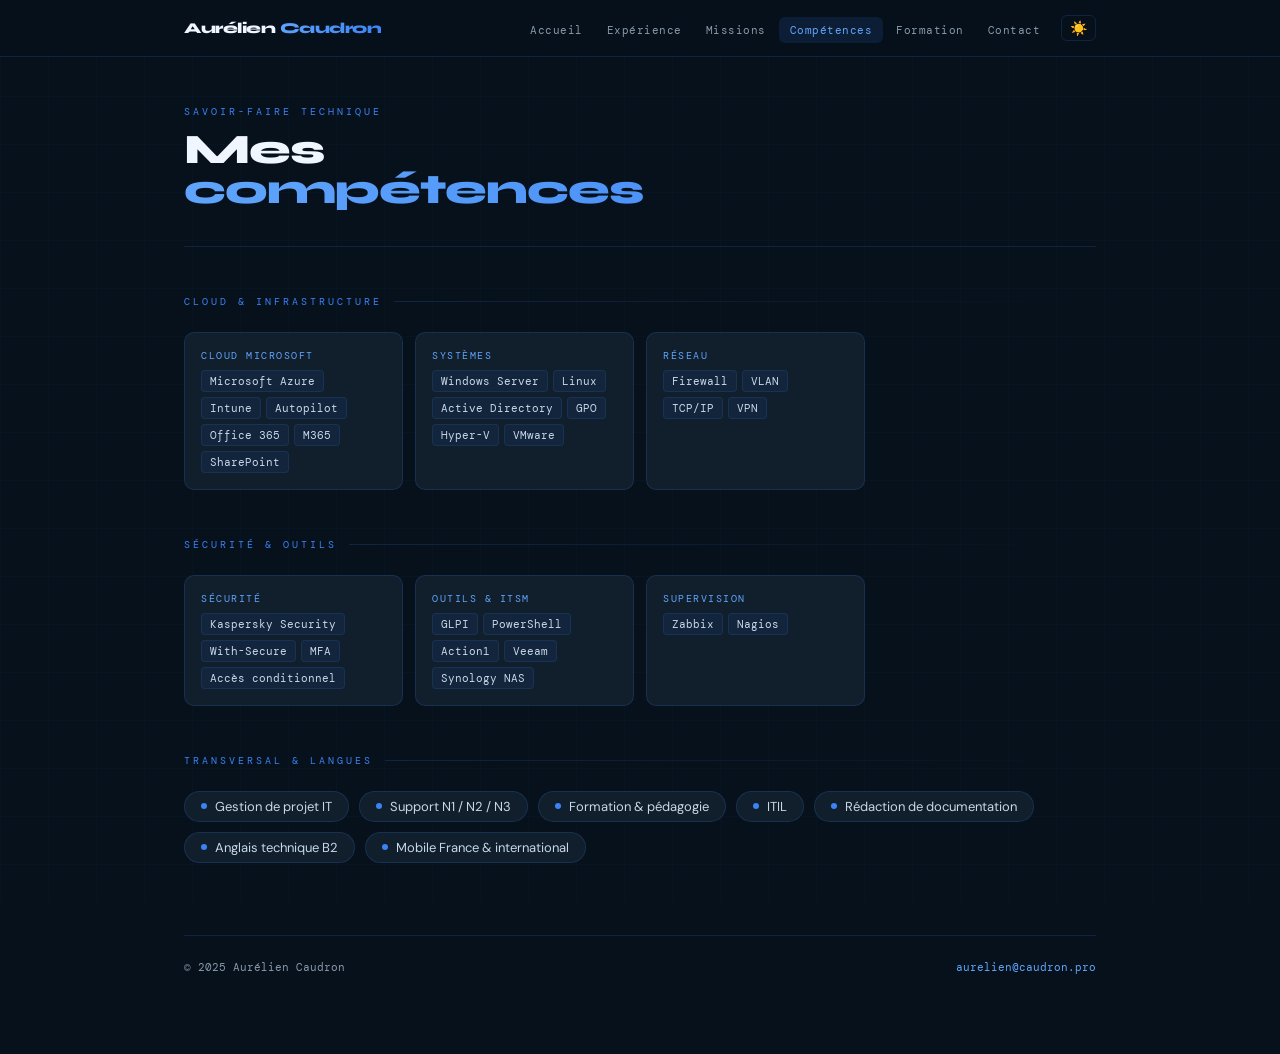
<file: competences.html>
<!DOCTYPE html>
<html lang="fr">
<head>
  <meta charset="UTF-8" /><meta name="viewport" content="width=device-width, initial-scale=1.0" />
  <title>Compétences — Aurélien Caudron</title>
  <link rel="preconnect" href="https://fonts.googleapis.com" />
  <link rel="preconnect" href="https://fonts.gstatic.com" crossorigin />
  <link href="https://fonts.googleapis.com/css2?family=Syne:wght@400;600;700;800&family=DM+Mono:ital,wght@0,300;0,400;1,300&family=DM+Sans:wght@300;400;500&display=swap" rel="stylesheet" />
  <link rel="stylesheet" href="style.css" />
</head>
<body>
<nav>
  <div class="nav-inner">
    <a href="index.html" class="nav-logo">Aurélien <span>Caudron</span></a>
    <div class="nav-right">
      <ul class="nav-links">
        <li><a href="index.html">Accueil</a></li>
        <li><a href="experience.html">Expérience</a></li>
        <li><a href="missions.html">Missions</a></li>
        <li><a href="competences.html" class="active">Compétences</a></li>
        <li><a href="formation.html">Formation</a></li>
        <li><a href="contact.html">Contact</a></li>
      </ul>
      <button class="theme-toggle" onclick="toggleTheme()">☀️</button>
      <button class="nav-burger" onclick="document.querySelector('.nav-links').classList.toggle('open')">
        <span></span><span></span><span></span>
      </button>
    </div>
  </div>
</nav>
<div class="page">
  <div class="page-hero">
    <p class="page-tag">Savoir-faire technique</p>
    <h1 class="page-title">Mes <span>compétences</span></h1>
  </div>

  <section>
    <p class="section-label">Cloud &amp; Infrastructure</p>
    <div class="skills-grid">
      <div class="skill-card">
        <div class="skill-card-label">Cloud Microsoft</div>
        <div class="skill-tags">
          <span class="tag">Microsoft Azure</span><span class="tag">Intune</span>
          <span class="tag">Autopilot</span><span class="tag">Office 365</span><span class="tag">M365</span><span class="tag">SharePoint</span>
        </div>
      </div>
      <div class="skill-card">
        <div class="skill-card-label">Systèmes</div>
        <div class="skill-tags">
          <span class="tag">Windows Server</span><span class="tag">Linux</span>
          <span class="tag">Active Directory</span><span class="tag">GPO</span><span class="tag">Hyper-V</span><span class="tag">VMware</span>
        </div>
      </div>
      <div class="skill-card">
        <div class="skill-card-label">Réseau</div>
        <div class="skill-tags">
          <span class="tag">Firewall</span><span class="tag">VLAN</span><span class="tag">TCP/IP</span><span class="tag">VPN</span>
        </div>
      </div>
    </div>
  </section>

  <section>
    <p class="section-label">Sécurité &amp; Outils</p>
    <div class="skills-grid">
      <div class="skill-card">
        <div class="skill-card-label">Sécurité</div>
        <div class="skill-tags">
          <span class="tag">Kaspersky Security</span><span class="tag">With-Secure</span><span class="tag">MFA</span><span class="tag">Accès conditionnel</span>
        </div>
      </div>
      <div class="skill-card">
        <div class="skill-card-label">Outils &amp; ITSM</div>
        <div class="skill-tags">
          <span class="tag">GLPI</span><span class="tag">PowerShell</span><span class="tag">Action1</span><span class="tag">Veeam</span><span class="tag">Synology NAS</span>
        </div>
      </div>
      <div class="skill-card">
        <div class="skill-card-label">Supervision</div>
        <div class="skill-tags">
          <span class="tag">Zabbix</span><span class="tag">Nagios</span>
        </div>
      </div>
    </div>
  </section>

  <section>
    <p class="section-label">Transversal &amp; Langues</p>
    <div class="chips">
      <div class="chip"><span class="chip-dot"></span>Gestion de projet IT</div>
      <div class="chip"><span class="chip-dot"></span>Support N1 / N2 / N3</div>
      <div class="chip"><span class="chip-dot"></span>Formation &amp; pédagogie</div>
      <div class="chip"><span class="chip-dot"></span>ITIL</div>
      <div class="chip"><span class="chip-dot"></span>Rédaction de documentation</div>
      <div class="chip"><span class="chip-dot"></span>Anglais technique B2</div>
      <div class="chip"><span class="chip-dot"></span>Mobile France &amp; international</div>
    </div>
  </section>

  <footer>
    <span>© 2025 Aurélien Caudron</span>
    <a href="mailto:aurelien@caudron.pro">aurelien@caudron.pro</a>
  </footer>
</div>
<script>
  const root = document.documentElement;
  const saved = localStorage.getItem("theme") || "dark";
  root.setAttribute("data-theme", saved);
  function toggleTheme() {
    const t = root.getAttribute("data-theme") === "dark" ? "light" : "dark";
    root.setAttribute("data-theme", t);
    localStorage.setItem("theme", t);
    document.querySelector(".theme-toggle").textContent = t === "dark" ? "☀️" : "🌙";
  }
  document.addEventListener("DOMContentLoaded", () => {
    document.querySelector(".theme-toggle").textContent = saved === "dark" ? "☀️" : "🌙";
    const obs = new IntersectionObserver(entries => {
      entries.forEach(e => { if (e.isIntersecting) e.target.classList.add("visible"); });
    }, { threshold: 0.1 });
    document.querySelectorAll("section").forEach(s => obs.observe(s));
  });
</script>
</body>
</html>
</file>
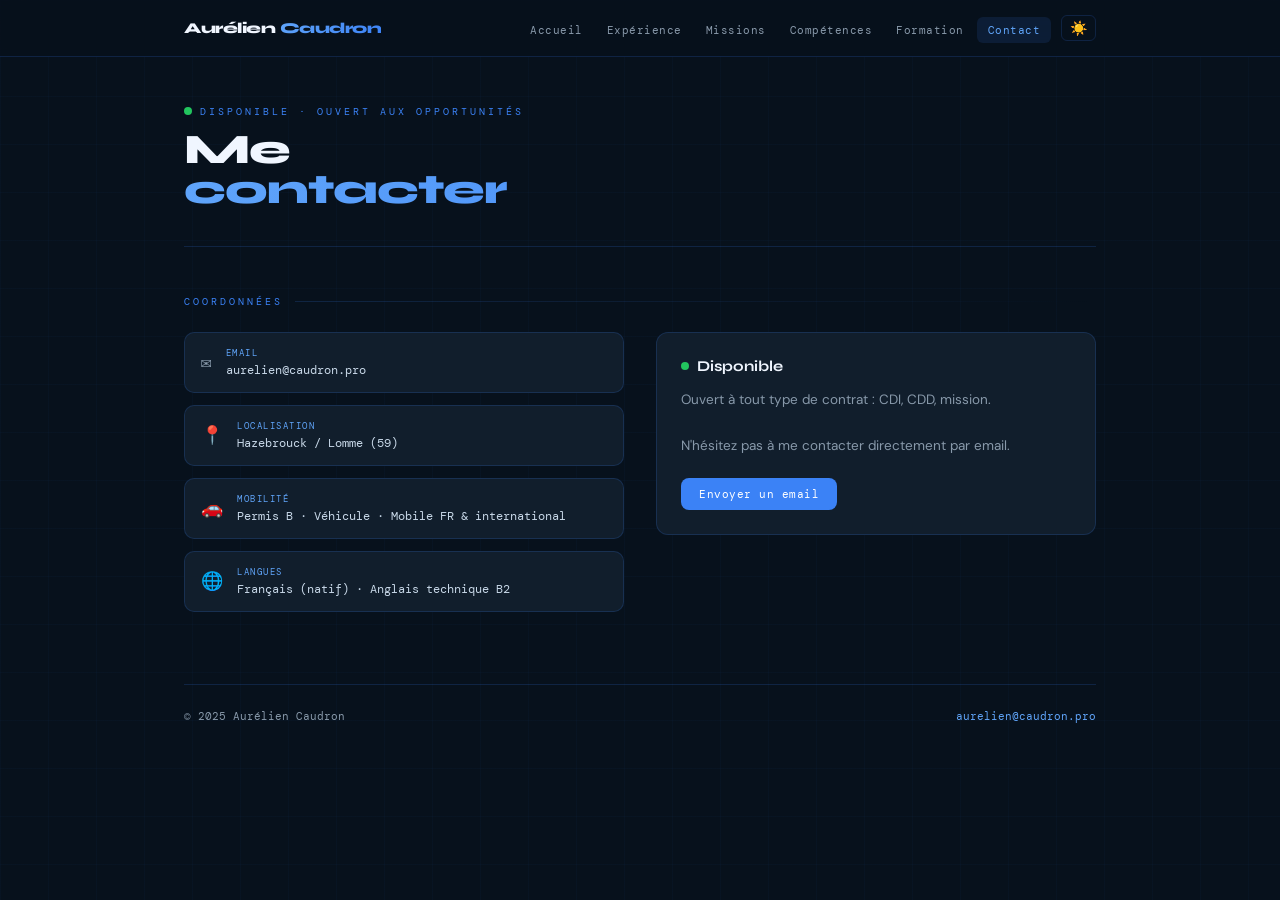
<file: contact.html>
<!DOCTYPE html>
<html lang="fr">
<head>
  <meta charset="UTF-8" /><meta name="viewport" content="width=device-width, initial-scale=1.0" />
  <title>Contact — Aurélien Caudron</title>
  <link rel="preconnect" href="https://fonts.googleapis.com" />
  <link rel="preconnect" href="https://fonts.gstatic.com" crossorigin />
  <link href="https://fonts.googleapis.com/css2?family=Syne:wght@400;600;700;800&family=DM+Mono:ital,wght@0,300;0,400;1,300&family=DM+Sans:wght@300;400;500&display=swap" rel="stylesheet" />
  <link rel="stylesheet" href="style.css" />
</head>
<body>
<nav>
  <div class="nav-inner">
    <a href="index.html" class="nav-logo">Aurélien <span>Caudron</span></a>
    <div class="nav-right">
      <ul class="nav-links">
        <li><a href="index.html">Accueil</a></li>
        <li><a href="experience.html">Expérience</a></li>
        <li><a href="missions.html">Missions</a></li>
        <li><a href="competences.html">Compétences</a></li>
        <li><a href="formation.html">Formation</a></li>
        <li><a href="contact.html" class="active">Contact</a></li>
      </ul>
      <button class="theme-toggle" onclick="toggleTheme()">☀️</button>
      <button class="nav-burger" onclick="document.querySelector('.nav-links').classList.toggle('open')">
        <span></span><span></span><span></span>
      </button>
    </div>
  </div>
</nav>
<div class="page">
  <div class="page-hero">
    <p class="page-tag"><span class="status-dot"></span>Disponible · Ouvert aux opportunités</p>
    <h1 class="page-title">Me <span>contacter</span></h1>
  </div>

  <section>
    <p class="section-label">Coordonnées</p>
    <div class="contact-grid">
      <div class="contact-info">
        <a class="contact-item" href="mailto:aurelien@caudron.pro">
          <span class="contact-icon">✉</span>
          <div>
            <div class="contact-label">Email</div>
            <div class="contact-val">aurelien@caudron.pro</div>
          </div>
        </a>
        <div class="contact-item">
          <span class="contact-icon">📍</span>
          <div>
            <div class="contact-label">Localisation</div>
            <div class="contact-val">Hazebrouck / Lomme (59)</div>
          </div>
        </div>
        <div class="contact-item">
          <span class="contact-icon">🚗</span>
          <div>
            <div class="contact-label">Mobilité</div>
            <div class="contact-val">Permis B · Véhicule · Mobile FR &amp; international</div>
          </div>
        </div>
        <div class="contact-item">
          <span class="contact-icon">🌐</span>
          <div>
            <div class="contact-label">Langues</div>
            <div class="contact-val">Français (natif) · Anglais technique B2</div>
          </div>
        </div>
      </div>
      <div>
        <div class="avail-card">
          <div class="avail-header"><span class="status-dot"></span>Disponible</div>
          <p class="avail-text">
            Ouvert à tout type de contrat : CDI, CDD, mission.<br><br>
            N'hésitez pas à me contacter directement par email.
          </p>
          <a href="mailto:aurelien@caudron.pro" class="btn" style="margin-top:20px;display:inline-block;">Envoyer un email</a>
        </div>
      </div>
    </div>
  </section>

  <footer>
    <span>© 2025 Aurélien Caudron</span>
    <a href="mailto:aurelien@caudron.pro">aurelien@caudron.pro</a>
  </footer>
</div>
<script>
  const root = document.documentElement;
  const saved = localStorage.getItem("theme") || "dark";
  root.setAttribute("data-theme", saved);
  function toggleTheme() {
    const t = root.getAttribute("data-theme") === "dark" ? "light" : "dark";
    root.setAttribute("data-theme", t);
    localStorage.setItem("theme", t);
    document.querySelector(".theme-toggle").textContent = t === "dark" ? "☀️" : "🌙";
  }
  document.addEventListener("DOMContentLoaded", () => {
    document.querySelector(".theme-toggle").textContent = saved === "dark" ? "☀️" : "🌙";
    const obs = new IntersectionObserver(entries => {
      entries.forEach(e => { if (e.isIntersecting) e.target.classList.add("visible"); });
    }, { threshold: 0.1 });
    document.querySelectorAll("section").forEach(s => obs.observe(s));
  });
</script>
</body>
</html>
</file>
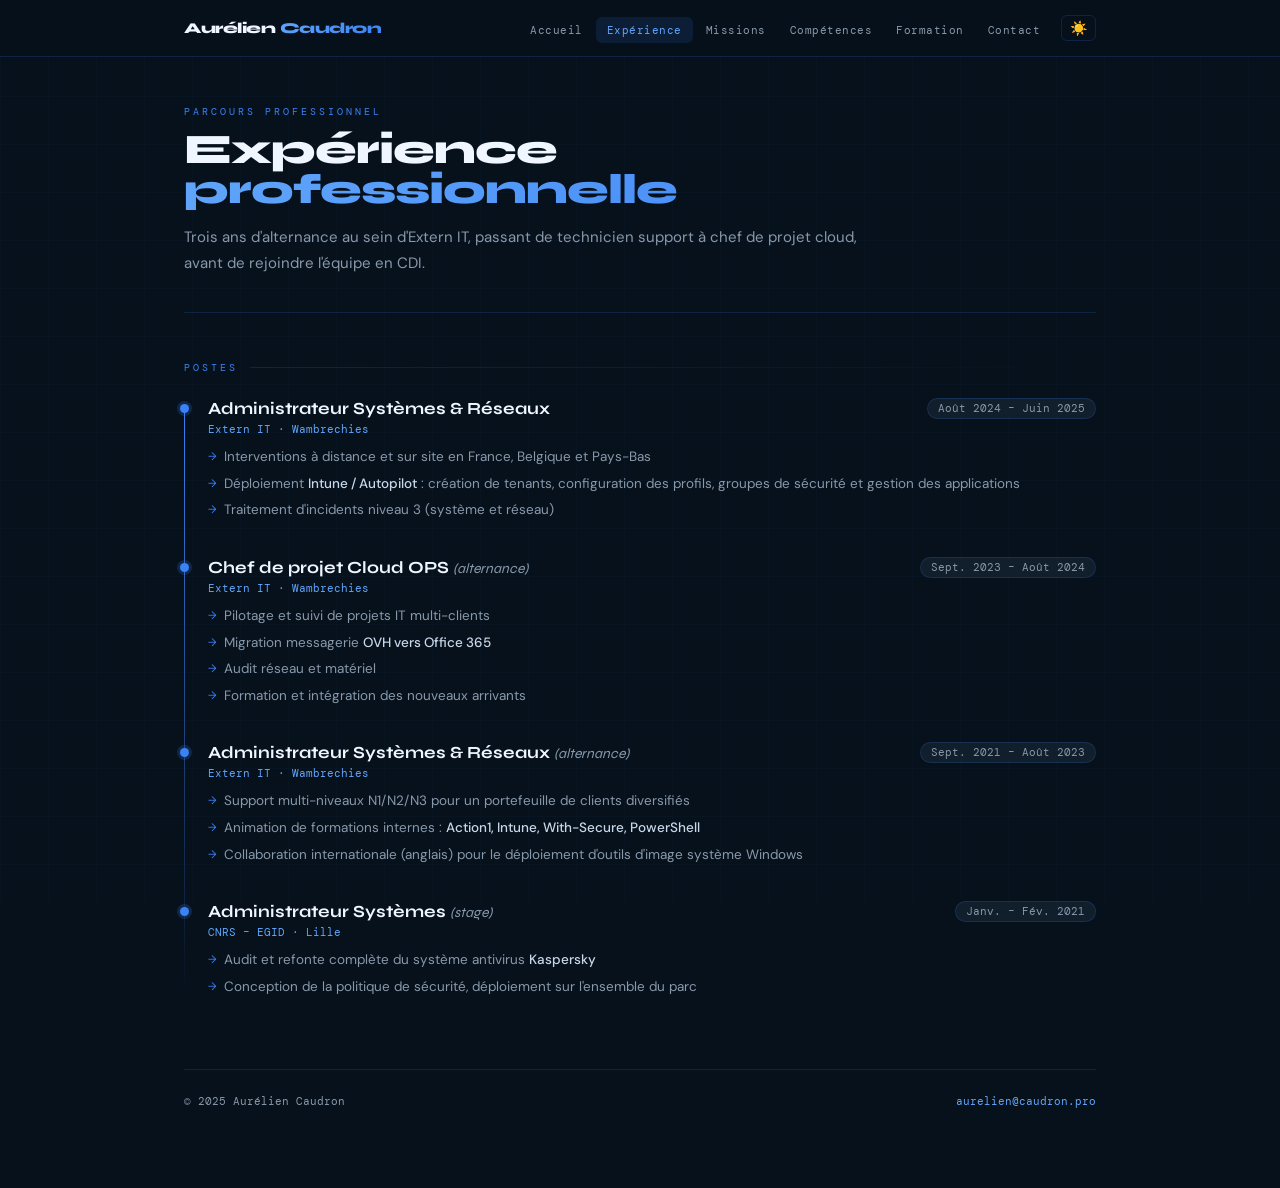
<file: experience.html>
<!DOCTYPE html>
<html lang="fr">
<head>
  <meta charset="UTF-8" /><meta name="viewport" content="width=device-width, initial-scale=1.0" />
  <title>Expérience — Aurélien Caudron</title>
  <link rel="preconnect" href="https://fonts.googleapis.com" />
  <link rel="preconnect" href="https://fonts.gstatic.com" crossorigin />
  <link href="https://fonts.googleapis.com/css2?family=Syne:wght@400;600;700;800&family=DM+Mono:ital,wght@0,300;0,400;1,300&family=DM+Sans:wght@300;400;500&display=swap" rel="stylesheet" />
  <link rel="stylesheet" href="style.css" />
</head>
<body>
<nav>
  <div class="nav-inner">
    <a href="index.html" class="nav-logo">Aurélien <span>Caudron</span></a>
    <div class="nav-right">
      <ul class="nav-links">
        <li><a href="index.html">Accueil</a></li>
        <li><a href="experience.html" class="active">Expérience</a></li>
        <li><a href="missions.html">Missions</a></li>
        <li><a href="competences.html">Compétences</a></li>
        <li><a href="formation.html">Formation</a></li>
        <li><a href="contact.html">Contact</a></li>
      </ul>
      <button class="theme-toggle" onclick="toggleTheme()">☀️</button>
      <button class="nav-burger" onclick="document.querySelector('.nav-links').classList.toggle('open')">
        <span></span><span></span><span></span>
      </button>
    </div>
  </div>
</nav>
<div class="page">
  <div class="page-hero">
    <p class="page-tag">Parcours professionnel</p>
    <h1 class="page-title">Expérience <span>professionnelle</span></h1>
    <p class="page-intro">Trois ans d'alternance au sein d'Extern IT, passant de technicien support à chef de projet cloud, avant de rejoindre l'équipe en CDI.</p>
  </div>

  <section>
    <p class="section-label">Postes</p>
    <div class="timeline">

      <div class="tl-item">
        <div class="tl-header">
          <div>
            <div class="tl-title">Administrateur Systèmes &amp; Réseaux</div>
            <div class="tl-company">Extern IT · Wambrechies</div>
          </div>
          <span class="tl-date">Août 2024 – Juin 2025</span>
        </div>
        <ul class="tl-bullets">
          <li>Interventions à distance et sur site en France, Belgique et Pays-Bas</li>
          <li>Déploiement <strong>Intune / Autopilot</strong> : création de tenants, configuration des profils, groupes de sécurité et gestion des applications</li>
          <li>Traitement d'incidents niveau 3 (système et réseau)</li>
        </ul>
      </div>

      <div class="tl-item">
        <div class="tl-header">
          <div>
            <div class="tl-title">Chef de projet Cloud OPS <em style="font-weight:300;font-size:14px;color:var(--dim)">(alternance)</em></div>
            <div class="tl-company">Extern IT · Wambrechies</div>
          </div>
          <span class="tl-date">Sept. 2023 – Août 2024</span>
        </div>
        <ul class="tl-bullets">
          <li>Pilotage et suivi de projets IT multi-clients</li>
          <li>Migration messagerie <strong>OVH vers Office 365</strong></li>
          <li>Audit réseau et matériel</li>
          <li>Formation et intégration des nouveaux arrivants</li>
        </ul>
      </div>

      <div class="tl-item">
        <div class="tl-header">
          <div>
            <div class="tl-title">Administrateur Systèmes &amp; Réseaux <em style="font-weight:300;font-size:14px;color:var(--dim)">(alternance)</em></div>
            <div class="tl-company">Extern IT · Wambrechies</div>
          </div>
          <span class="tl-date">Sept. 2021 – Août 2023</span>
        </div>
        <ul class="tl-bullets">
          <li>Support multi-niveaux N1/N2/N3 pour un portefeuille de clients diversifiés</li>
          <li>Animation de formations internes : <strong>Action1, Intune, With-Secure, PowerShell</strong></li>
          <li>Collaboration internationale (anglais) pour le déploiement d'outils d'image système Windows</li>
        </ul>
      </div>

      <div class="tl-item">
        <div class="tl-header">
          <div>
            <div class="tl-title">Administrateur Systèmes <em style="font-weight:300;font-size:14px;color:var(--dim)">(stage)</em></div>
            <div class="tl-company">CNRS – EGID · Lille</div>
          </div>
          <span class="tl-date">Janv. – Fév. 2021</span>
        </div>
        <ul class="tl-bullets">
          <li>Audit et refonte complète du système antivirus <strong>Kaspersky</strong></li>
          <li>Conception de la politique de sécurité, déploiement sur l'ensemble du parc</li>
        </ul>
      </div>

    </div>
  </section>

  <footer>
    <span>© 2025 Aurélien Caudron</span>
    <a href="mailto:aurelien@caudron.pro">aurelien@caudron.pro</a>
  </footer>
</div>
<script>
  const root = document.documentElement;
  const saved = localStorage.getItem("theme") || "dark";
  root.setAttribute("data-theme", saved);
  function toggleTheme() {
    const t = root.getAttribute("data-theme") === "dark" ? "light" : "dark";
    root.setAttribute("data-theme", t);
    localStorage.setItem("theme", t);
    document.querySelector(".theme-toggle").textContent = t === "dark" ? "☀️" : "🌙";
  }
  document.addEventListener("DOMContentLoaded", () => {
    document.querySelector(".theme-toggle").textContent = saved === "dark" ? "☀️" : "🌙";
    const obs = new IntersectionObserver(entries => {
      entries.forEach(e => { if (e.isIntersecting) e.target.classList.add("visible"); });
    }, { threshold: 0.1 });
    document.querySelectorAll("section").forEach(s => obs.observe(s));
  });
</script>
</body>
</html>
</file>
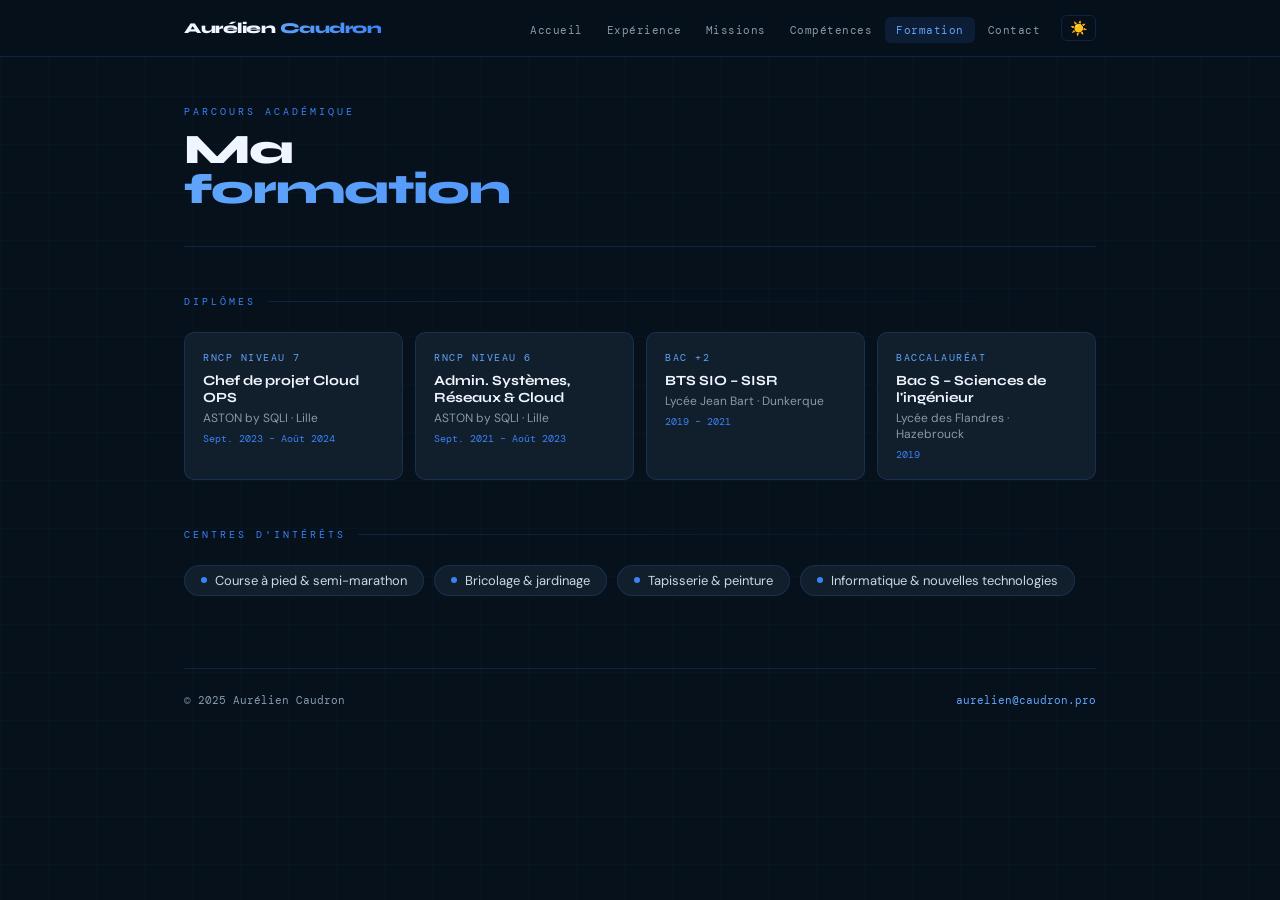
<file: formation.html>
<!DOCTYPE html>
<html lang="fr">
<head>
  <meta charset="UTF-8" /><meta name="viewport" content="width=device-width, initial-scale=1.0" />
  <title>Formation — Aurélien Caudron</title>
  <link rel="preconnect" href="https://fonts.googleapis.com" />
  <link rel="preconnect" href="https://fonts.gstatic.com" crossorigin />
  <link href="https://fonts.googleapis.com/css2?family=Syne:wght@400;600;700;800&family=DM+Mono:ital,wght@0,300;0,400;1,300&family=DM+Sans:wght@300;400;500&display=swap" rel="stylesheet" />
  <link rel="stylesheet" href="style.css" />
</head>
<body>
<nav>
  <div class="nav-inner">
    <a href="index.html" class="nav-logo">Aurélien <span>Caudron</span></a>
    <div class="nav-right">
      <ul class="nav-links">
        <li><a href="index.html">Accueil</a></li>
        <li><a href="experience.html">Expérience</a></li>
        <li><a href="missions.html">Missions</a></li>
        <li><a href="competences.html">Compétences</a></li>
        <li><a href="formation.html" class="active">Formation</a></li>
        <li><a href="contact.html">Contact</a></li>
      </ul>
      <button class="theme-toggle" onclick="toggleTheme()">☀️</button>
      <button class="nav-burger" onclick="document.querySelector('.nav-links').classList.toggle('open')">
        <span></span><span></span><span></span>
      </button>
    </div>
  </div>
</nav>
<div class="page">
  <div class="page-hero">
    <p class="page-tag">Parcours académique</p>
    <h1 class="page-title">Ma <span>formation</span></h1>
  </div>

  <section>
    <p class="section-label">Diplômes</p>
    <div class="edu-grid">
      <div class="edu-card">
        <div class="edu-level">RNCP Niveau 7</div>
        <div class="edu-title">Chef de projet Cloud OPS</div>
        <div class="edu-school">ASTON by SQLI · Lille</div>
        <div class="edu-date">Sept. 2023 – Août 2024</div>
      </div>
      <div class="edu-card">
        <div class="edu-level">RNCP Niveau 6</div>
        <div class="edu-title">Admin. Systèmes, Réseaux &amp; Cloud</div>
        <div class="edu-school">ASTON by SQLI · Lille</div>
        <div class="edu-date">Sept. 2021 – Août 2023</div>
      </div>
      <div class="edu-card">
        <div class="edu-level">Bac +2</div>
        <div class="edu-title">BTS SIO – SISR</div>
        <div class="edu-school">Lycée Jean Bart · Dunkerque</div>
        <div class="edu-date">2019 – 2021</div>
      </div>
      <div class="edu-card">
        <div class="edu-level">Baccalauréat</div>
        <div class="edu-title">Bac S – Sciences de l'ingénieur</div>
        <div class="edu-school">Lycée des Flandres · Hazebrouck</div>
        <div class="edu-date">2019</div>
      </div>
    </div>
  </section>

  <section>
    <p class="section-label">Centres d'intérêts</p>
    <div class="chips">
      <div class="chip"><span class="chip-dot"></span>Course à pied &amp; semi-marathon</div>
      <div class="chip"><span class="chip-dot"></span>Bricolage &amp; jardinage</div>
      <div class="chip"><span class="chip-dot"></span>Tapisserie &amp; peinture</div>
      <div class="chip"><span class="chip-dot"></span>Informatique &amp; nouvelles technologies</div>
    </div>
  </section>

  <footer>
    <span>© 2025 Aurélien Caudron</span>
    <a href="mailto:aurelien@caudron.pro">aurelien@caudron.pro</a>
  </footer>
</div>
<script>
  const root = document.documentElement;
  const saved = localStorage.getItem("theme") || "dark";
  root.setAttribute("data-theme", saved);
  function toggleTheme() {
    const t = root.getAttribute("data-theme") === "dark" ? "light" : "dark";
    root.setAttribute("data-theme", t);
    localStorage.setItem("theme", t);
    document.querySelector(".theme-toggle").textContent = t === "dark" ? "☀️" : "🌙";
  }
  document.addEventListener("DOMContentLoaded", () => {
    document.querySelector(".theme-toggle").textContent = saved === "dark" ? "☀️" : "🌙";
    const obs = new IntersectionObserver(entries => {
      entries.forEach(e => { if (e.isIntersecting) e.target.classList.add("visible"); });
    }, { threshold: 0.1 });
    document.querySelectorAll("section").forEach(s => obs.observe(s));
  });
</script>
</body>
</html>
</file>
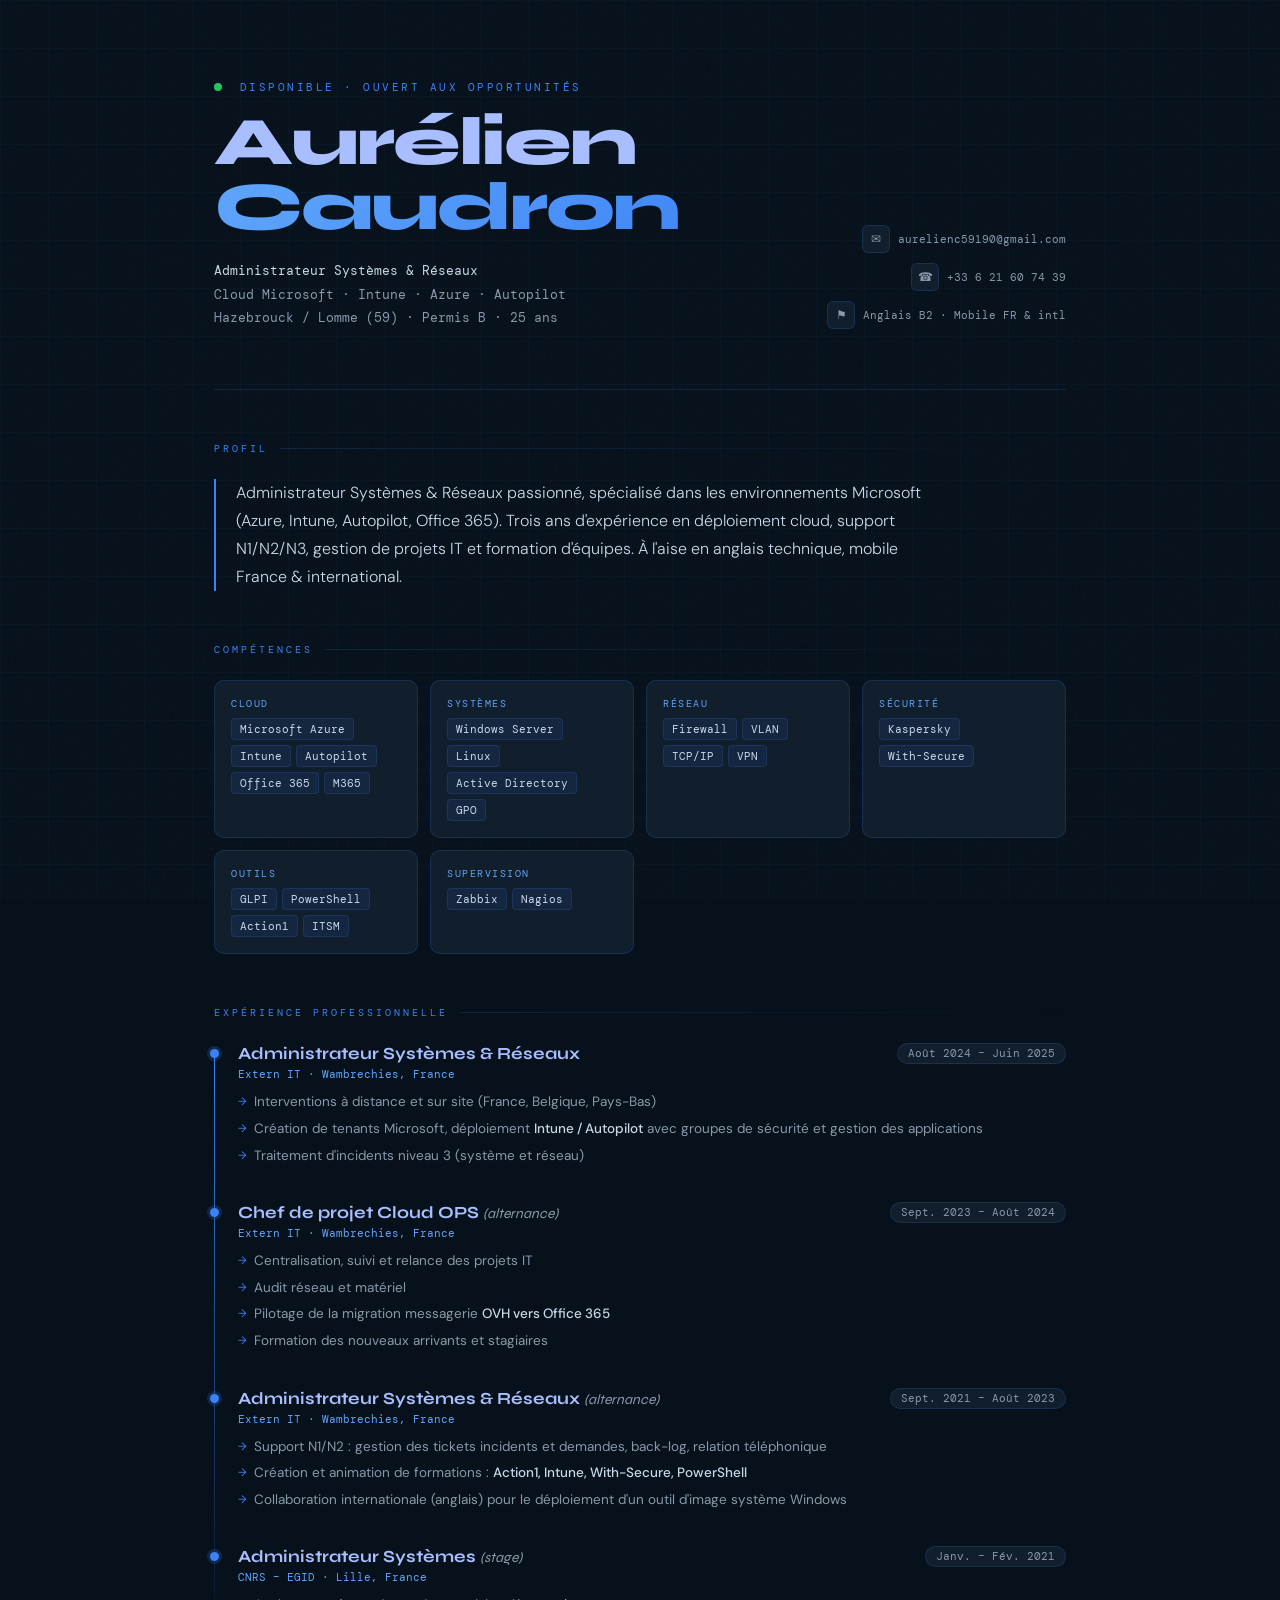
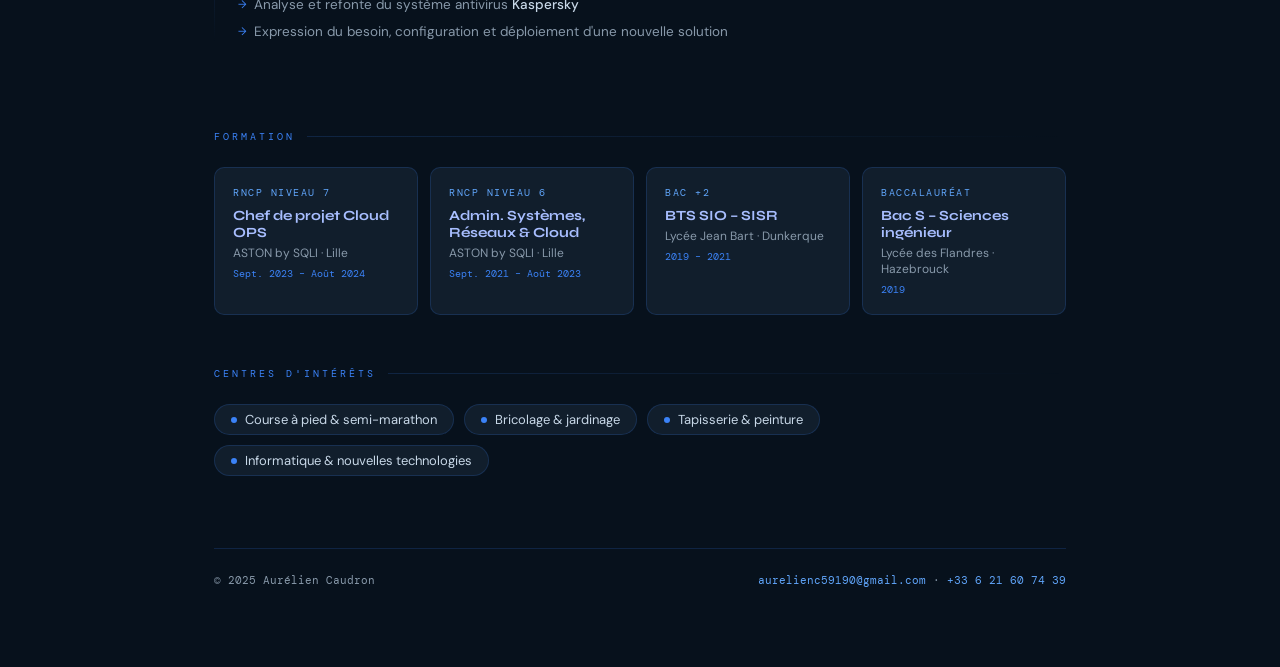
<file: index-2.html>
<!DOCTYPE html>
<html lang="fr">
<head>
  <meta charset="UTF-8" />
  <meta name="viewport" content="width=device-width, initial-scale=1.0" />
  <title>Aurélien Caudron — Administrateur Systèmes & Réseaux</title>
  <link rel="preconnect" href="https://fonts.googleapis.com" />
  <link rel="preconnect" href="https://fonts.gstatic.com" crossorigin />
  <link href="https://fonts.googleapis.com/css2?family=Syne:wght@400;600;700;800&family=DM+Mono:ital,wght@0,300;0,400;1,300&family=DM+Sans:wght@300;400;500&display=swap" rel="stylesheet" />

  <style>
    :root {
      --navy:    #0D1B2A;
      --navy2:   #162032;
      --accent:  #3B82F6;
      --accent2: #60A5FA;
      --dim:     #8899AA;
      --soft:    #C8D8E8;
      --bg:      #07111C;
      --card:    #111E2C;
      --border:  rgba(59,130,246,.18);
      --white:   #A8BEFF;
    }

    *, *::before, *::after { box-sizing: border-box; margin: 0; padding: 0; }

    html { scroll-behavior: smooth; }

    body {
      font-family: 'DM Sans', sans-serif;
      background: var(--bg);
      color: var(--white);
      min-height: 100vh;
      overflow-x: hidden;
    }

    body::before {
      content: '';
      position: fixed; inset: 0; z-index: 0;
      background-image: url("data:image/svg+xml,%3Csvg viewBox='0 0 256 256' xmlns='http://www.w3.org/2000/svg'%3E%3Cfilter id='noise'%3E%3CfeTurbulence type='fractalNoise' baseFrequency='0.9' numOctaves='4' stitchTiles='stitch'/%3E%3C/filter%3E%3Crect width='100%25' height='100%25' filter='url(%23noise)' opacity='0.04'/%3E%3C/svg%3E");
      pointer-events: none;
      opacity: .5;
    }

    body::after {
      content: '';
      position: fixed; inset: 0; z-index: 0;
      background-image:
        linear-gradient(rgba(59,130,246,.04) 1px, transparent 1px),
        linear-gradient(90deg, rgba(59,130,246,.04) 1px, transparent 1px);
      background-size: 48px 48px;
      pointer-events: none;
    }

    .page { position: relative; z-index: 1; max-width: 900px; margin: 0 auto; padding: 0 24px 80px; }

    .hero {
      padding: 80px 0 60px;
      border-bottom: 1px solid var(--border);
      display: grid;
      grid-template-columns: 1fr auto;
      gap: 40px;
      align-items: end;
    }

    .hero-tag {
      font-family: 'DM Mono', monospace;
      font-size: 11px;
      letter-spacing: 2.5px;
      color: var(--accent);
      text-transform: uppercase;
      margin-bottom: 16px;
      opacity: 0;
      animation: fadeUp .6s .1s forwards;
    }

    h1 {
      font-family: 'Syne', sans-serif;
      font-size: clamp(38px, 7vw, 68px);
      font-weight: 800;
      line-height: .95;
      letter-spacing: -2px;
      color: var(--white);
      opacity: 0;
      animation: fadeUp .6s .2s forwards;
    }

    h1 span {
      display: block;
      background: linear-gradient(135deg, var(--accent2), var(--accent));
      -webkit-background-clip: text;
      -webkit-text-fill-color: transparent;
      background-clip: text;
    }

    .hero-sub {
      font-family: 'DM Mono', monospace;
      font-size: 13px;
      color: var(--dim);
      margin-top: 20px;
      line-height: 1.8;
      opacity: 0;
      animation: fadeUp .6s .35s forwards;
    }

    .hero-sub strong { color: var(--soft); font-weight: 400; }

    .status-dot {
      display: inline-block;
      width: 8px; height: 8px;
      background: #22c55e;
      border-radius: 50%;
      margin-right: 8px;
      box-shadow: 0 0 0 0 rgba(34,197,94,.4);
      animation: pulse 2s infinite;
    }

    .hero-contact {
      display: flex;
      flex-direction: column;
      gap: 10px;
      align-items: flex-end;
      opacity: 0;
      animation: fadeUp .6s .45s forwards;
    }

    .contact-item {
      font-family: 'DM Mono', monospace;
      font-size: 11px;
      color: var(--dim);
      display: flex;
      align-items: center;
      gap: 8px;
      transition: color .2s;
    }
    .contact-item:hover { color: var(--accent2); }
    .contact-item a { color: inherit; text-decoration: none; }

    .contact-icon {
      width: 28px; height: 28px;
      border: 1px solid var(--border);
      border-radius: 6px;
      display: flex; align-items: center; justify-content: center;
      font-size: 12px;
      background: var(--card);
      flex-shrink: 0;
    }

    section {
      padding: 52px 0 0;
      opacity: 0;
      transform: translateY(24px);
      transition: opacity .6s, transform .6s;
    }
    section.visible { opacity: 1; transform: none; }

    .section-label {
      font-family: 'DM Mono', monospace;
      font-size: 10px;
      letter-spacing: 3px;
      text-transform: uppercase;
      color: var(--accent);
      margin-bottom: 24px;
      display: flex;
      align-items: center;
      gap: 12px;
    }
    .section-label::after {
      content: '';
      flex: 1;
      height: 1px;
      background: linear-gradient(90deg, var(--border), transparent);
    }

    .profil-text {
      font-size: 16px;
      line-height: 1.75;
      color: var(--soft);
      font-weight: 300;
      max-width: 720px;
      border-left: 2px solid var(--accent);
      padding-left: 20px;
    }

    .skills-grid {
      display: grid;
      grid-template-columns: repeat(auto-fill, minmax(200px, 1fr));
      gap: 12px;
    }

    .skill-card {
      background: var(--card);
      border: 1px solid var(--border);
      border-radius: 10px;
      padding: 16px;
      transition: border-color .2s, transform .2s;
    }
    .skill-card:hover { border-color: var(--accent); transform: translateY(-2px); }

    .skill-card-label {
      font-family: 'DM Mono', monospace;
      font-size: 10px;
      color: var(--accent2);
      letter-spacing: 1.5px;
      text-transform: uppercase;
      margin-bottom: 8px;
    }

    .skill-tags { display: flex; flex-wrap: wrap; gap: 5px; }

    .tag {
      font-size: 11px;
      font-family: 'DM Mono', monospace;
      background: rgba(59,130,246,.1);
      color: var(--soft);
      padding: 3px 8px;
      border-radius: 4px;
      border: 1px solid rgba(59,130,246,.15);
    }

    .timeline { position: relative; padding-left: 24px; }
    .timeline::before {
      content: '';
      position: absolute;
      left: 0; top: 8px; bottom: 0;
      width: 1px;
      background: linear-gradient(180deg, var(--accent), transparent);
    }

    .tl-item { position: relative; margin-bottom: 36px; }
    .tl-item::before {
      content: '';
      position: absolute;
      left: -28px; top: 6px;
      width: 9px; height: 9px;
      border-radius: 50%;
      background: var(--accent);
      box-shadow: 0 0 0 3px rgba(59,130,246,.2);
    }

    .tl-header {
      display: flex;
      justify-content: space-between;
      align-items: flex-start;
      gap: 12px;
      flex-wrap: wrap;
      margin-bottom: 6px;
    }

    .tl-title {
      font-family: 'Syne', sans-serif;
      font-size: 17px;
      font-weight: 700;
      color: var(--white);
    }

    .tl-company {
      font-family: 'DM Mono', monospace;
      font-size: 11px;
      color: var(--accent2);
      margin-top: 3px;
    }

    .tl-date {
      font-family: 'DM Mono', monospace;
      font-size: 10.5px;
      color: var(--dim);
      white-space: nowrap;
      background: var(--card);
      border: 1px solid var(--border);
      padding: 3px 10px;
      border-radius: 20px;
      flex-shrink: 0;
    }

    .tl-bullets { list-style: none; margin-top: 10px; display: flex; flex-direction: column; gap: 5px; }

    .tl-bullets li {
      font-size: 13.5px;
      color: var(--dim);
      padding-left: 16px;
      position: relative;
      line-height: 1.6;
    }
    .tl-bullets li::before {
      content: '→';
      position: absolute;
      left: 0;
      color: var(--accent);
      font-size: 11px;
      top: 2px;
    }
    .tl-bullets li strong { color: var(--soft); font-weight: 500; }

    .edu-grid { display: grid; grid-template-columns: repeat(auto-fill, minmax(200px, 1fr)); gap: 12px; }

    .edu-card {
      background: var(--card);
      border: 1px solid var(--border);
      border-radius: 10px;
      padding: 18px;
      transition: border-color .2s;
    }
    .edu-card:hover { border-color: var(--accent); }

    .edu-level {
      font-family: 'DM Mono', monospace;
      font-size: 10px;
      color: var(--accent2);
      letter-spacing: 1.5px;
      text-transform: uppercase;
      margin-bottom: 8px;
    }

    .edu-title { font-family: 'Syne', sans-serif; font-weight: 700; font-size: 14px; color: var(--white); margin-bottom: 4px; }
    .edu-school { font-size: 12px; color: var(--dim); margin-bottom: 6px; }
    .edu-date { font-family: 'DM Mono', monospace; font-size: 10px; color: var(--accent); }

    .chips { display: flex; flex-wrap: wrap; gap: 10px; }
    .chip {
      font-size: 13px;
      color: var(--soft);
      background: var(--card);
      border: 1px solid var(--border);
      border-radius: 99px;
      padding: 6px 16px;
      display: flex; align-items: center; gap: 8px;
      transition: border-color .2s;
    }
    .chip:hover { border-color: var(--accent2); }
    .chip-dot { width: 6px; height: 6px; border-radius: 50%; background: var(--accent); flex-shrink: 0; }

    footer {
      margin-top: 72px;
      padding-top: 24px;
      border-top: 1px solid var(--border);
      display: flex;
      justify-content: space-between;
      align-items: center;
      flex-wrap: wrap;
      gap: 12px;
      font-family: 'DM Mono', monospace;
      font-size: 11px;
      color: var(--dim);
      opacity: 0;
      animation: fadeUp .6s 1s forwards;
    }
    footer a { color: var(--accent2); text-decoration: none; }

    @keyframes fadeUp {
      from { opacity: 0; transform: translateY(16px); }
      to   { opacity: 1; transform: none; }
    }
    @keyframes pulse {
      0%   { box-shadow: 0 0 0 0 rgba(34,197,94,.4); }
      70%  { box-shadow: 0 0 0 8px rgba(34,197,94,0); }
      100% { box-shadow: 0 0 0 0 rgba(34,197,94,0); }
    }

    @media (max-width: 600px) {
      .hero { grid-template-columns: 1fr; }
      .hero-contact { align-items: flex-start; }
      h1 { font-size: 42px; letter-spacing: -1px; }
    }
  </style>
</head>
<body>
<div class="page">

  <header class="hero">
    <div>
      <p class="hero-tag"><span class="status-dot"></span> Disponible · Ouvert aux opportunités</p>
      <h1>Aurélien<br><span>Caudron</span></h1>
      <p class="hero-sub">
        <strong>Administrateur Systèmes &amp; Réseaux</strong><br>
        Cloud Microsoft · Intune · Azure · Autopilot<br>
        Hazebrouck / Lomme (59) · Permis B · 25 ans
      </p>
    </div>
    <div class="hero-contact">
      <div class="contact-item">
        <div class="contact-icon">✉</div>
        <a href="mailto:aurelienc59190@gmail.com">aurelienc59190@gmail.com</a>
      </div>
      <div class="contact-item">
        <div class="contact-icon">☎</div>
        <a href="tel:+33621607439">+33 6 21 60 74 39</a>
      </div>
      <div class="contact-item">
        <div class="contact-icon">⚑</div>
        Anglais B2 · Mobile FR &amp; intl
      </div>
    </div>
  </header>

  <section>
    <p class="section-label">Profil</p>
    <p class="profil-text">
      Administrateur Systèmes &amp; Réseaux passionné, spécialisé dans les environnements Microsoft
      (Azure, Intune, Autopilot, Office 365). Trois ans d'expérience en déploiement cloud,
      support N1/N2/N3, gestion de projets IT et formation d'équipes.
      À l'aise en anglais technique, mobile France &amp; international.
    </p>
  </section>

  <section>
    <p class="section-label">Compétences</p>
    <div class="skills-grid">
      <div class="skill-card">
        <div class="skill-card-label">Cloud</div>
        <div class="skill-tags">
          <span class="tag">Microsoft Azure</span><span class="tag">Intune</span>
          <span class="tag">Autopilot</span><span class="tag">Office 365</span><span class="tag">M365</span>
        </div>
      </div>
      <div class="skill-card">
        <div class="skill-card-label">Systèmes</div>
        <div class="skill-tags">
          <span class="tag">Windows Server</span><span class="tag">Linux</span>
          <span class="tag">Active Directory</span><span class="tag">GPO</span>
        </div>
      </div>
      <div class="skill-card">
        <div class="skill-card-label">Réseau</div>
        <div class="skill-tags">
          <span class="tag">Firewall</span><span class="tag">VLAN</span>
          <span class="tag">TCP/IP</span><span class="tag">VPN</span>
        </div>
      </div>
      <div class="skill-card">
        <div class="skill-card-label">Sécurité</div>
        <div class="skill-tags">
          <span class="tag">Kaspersky</span><span class="tag">With-Secure</span>
        </div>
      </div>
      <div class="skill-card">
        <div class="skill-card-label">Outils</div>
        <div class="skill-tags">
          <span class="tag">GLPI</span><span class="tag">PowerShell</span>
          <span class="tag">Action1</span><span class="tag">ITSM</span>
        </div>
      </div>
      <div class="skill-card">
        <div class="skill-card-label">Supervision</div>
        <div class="skill-tags">
          <span class="tag">Zabbix</span><span class="tag">Nagios</span>
        </div>
      </div>
    </div>
  </section>

  <section>
    <p class="section-label">Expérience professionnelle</p>
    <div class="timeline">

      <div class="tl-item">
        <div class="tl-header">
          <div>
            <div class="tl-title">Administrateur Systèmes &amp; Réseaux</div>
            <div class="tl-company">Extern IT · Wambrechies, France</div>
          </div>
          <span class="tl-date">Août 2024 – Juin 2025</span>
        </div>
        <ul class="tl-bullets">
          <li>Interventions à distance et sur site (France, Belgique, Pays-Bas)</li>
          <li>Création de tenants Microsoft, déploiement <strong>Intune / Autopilot</strong> avec groupes de sécurité et gestion des applications</li>
          <li>Traitement d'incidents niveau 3 (système et réseau)</li>
        </ul>
      </div>

      <div class="tl-item">
        <div class="tl-header">
          <div>
            <div class="tl-title">Chef de projet Cloud OPS <em style="font-weight:400;font-size:14px;color:var(--dim)">(alternance)</em></div>
            <div class="tl-company">Extern IT · Wambrechies, France</div>
          </div>
          <span class="tl-date">Sept. 2023 – Août 2024</span>
        </div>
        <ul class="tl-bullets">
          <li>Centralisation, suivi et relance des projets IT</li>
          <li>Audit réseau et matériel</li>
          <li>Pilotage de la migration messagerie <strong>OVH vers Office 365</strong></li>
          <li>Formation des nouveaux arrivants et stagiaires</li>
        </ul>
      </div>

      <div class="tl-item">
        <div class="tl-header">
          <div>
            <div class="tl-title">Administrateur Systèmes &amp; Réseaux <em style="font-weight:400;font-size:14px;color:var(--dim)">(alternance)</em></div>
            <div class="tl-company">Extern IT · Wambrechies, France</div>
          </div>
          <span class="tl-date">Sept. 2021 – Août 2023</span>
        </div>
        <ul class="tl-bullets">
          <li>Support N1/N2 : gestion des tickets incidents et demandes, back-log, relation téléphonique</li>
          <li>Création et animation de formations : <strong>Action1, Intune, With-Secure, PowerShell</strong></li>
          <li>Collaboration internationale (anglais) pour le déploiement d'un outil d'image système Windows</li>
        </ul>
      </div>

      <div class="tl-item">
        <div class="tl-header">
          <div>
            <div class="tl-title">Administrateur Systèmes <em style="font-weight:400;font-size:14px;color:var(--dim)">(stage)</em></div>
            <div class="tl-company">CNRS – EGID · Lille, France</div>
          </div>
          <span class="tl-date">Janv. – Fév. 2021</span>
        </div>
        <ul class="tl-bullets">
          <li>Analyse et refonte du système antivirus <strong>Kaspersky</strong></li>
          <li>Expression du besoin, configuration et déploiement d'une nouvelle solution</li>
        </ul>
      </div>

    </div>
  </section>

  <section>
    <p class="section-label">Formation</p>
    <div class="edu-grid">
      <div class="edu-card">
        <div class="edu-level">RNCP Niveau 7</div>
        <div class="edu-title">Chef de projet Cloud OPS</div>
        <div class="edu-school">ASTON by SQLI · Lille</div>
        <div class="edu-date">Sept. 2023 – Août 2024</div>
      </div>
      <div class="edu-card">
        <div class="edu-level">RNCP Niveau 6</div>
        <div class="edu-title">Admin. Systèmes, Réseaux &amp; Cloud</div>
        <div class="edu-school">ASTON by SQLI · Lille</div>
        <div class="edu-date">Sept. 2021 – Août 2023</div>
      </div>
      <div class="edu-card">
        <div class="edu-level">Bac +2</div>
        <div class="edu-title">BTS SIO – SISR</div>
        <div class="edu-school">Lycée Jean Bart · Dunkerque</div>
        <div class="edu-date">2019 – 2021</div>
      </div>
      <div class="edu-card">
        <div class="edu-level">Baccalauréat</div>
        <div class="edu-title">Bac S – Sciences ingénieur</div>
        <div class="edu-school">Lycée des Flandres · Hazebrouck</div>
        <div class="edu-date">2019</div>
      </div>
    </div>
  </section>

  <section>
    <p class="section-label">Centres d'intérêts</p>
    <div class="chips">
      <div class="chip"><span class="chip-dot"></span>Course à pied &amp; semi-marathon</div>
      <div class="chip"><span class="chip-dot"></span>Bricolage &amp; jardinage</div>
      <div class="chip"><span class="chip-dot"></span>Tapisserie &amp; peinture</div>
      <div class="chip"><span class="chip-dot"></span>Informatique &amp; nouvelles technologies</div>
    </div>
  </section>

  <footer>
    <span>© 2025 Aurélien Caudron</span>
    <span><a href="mailto:aurelienc59190@gmail.com">aurelienc59190@gmail.com</a> · <a href="tel:+33621607439">+33 6 21 60 74 39</a></span>
  </footer>

</div>
<script>
  const observer = new IntersectionObserver(entries => {
    entries.forEach(e => { if (e.isIntersecting) e.target.classList.add('visible'); });
  }, { threshold: 0.1 });
  document.querySelectorAll('section').forEach(s => observer.observe(s));
</script>
</body>
</html>
</file>
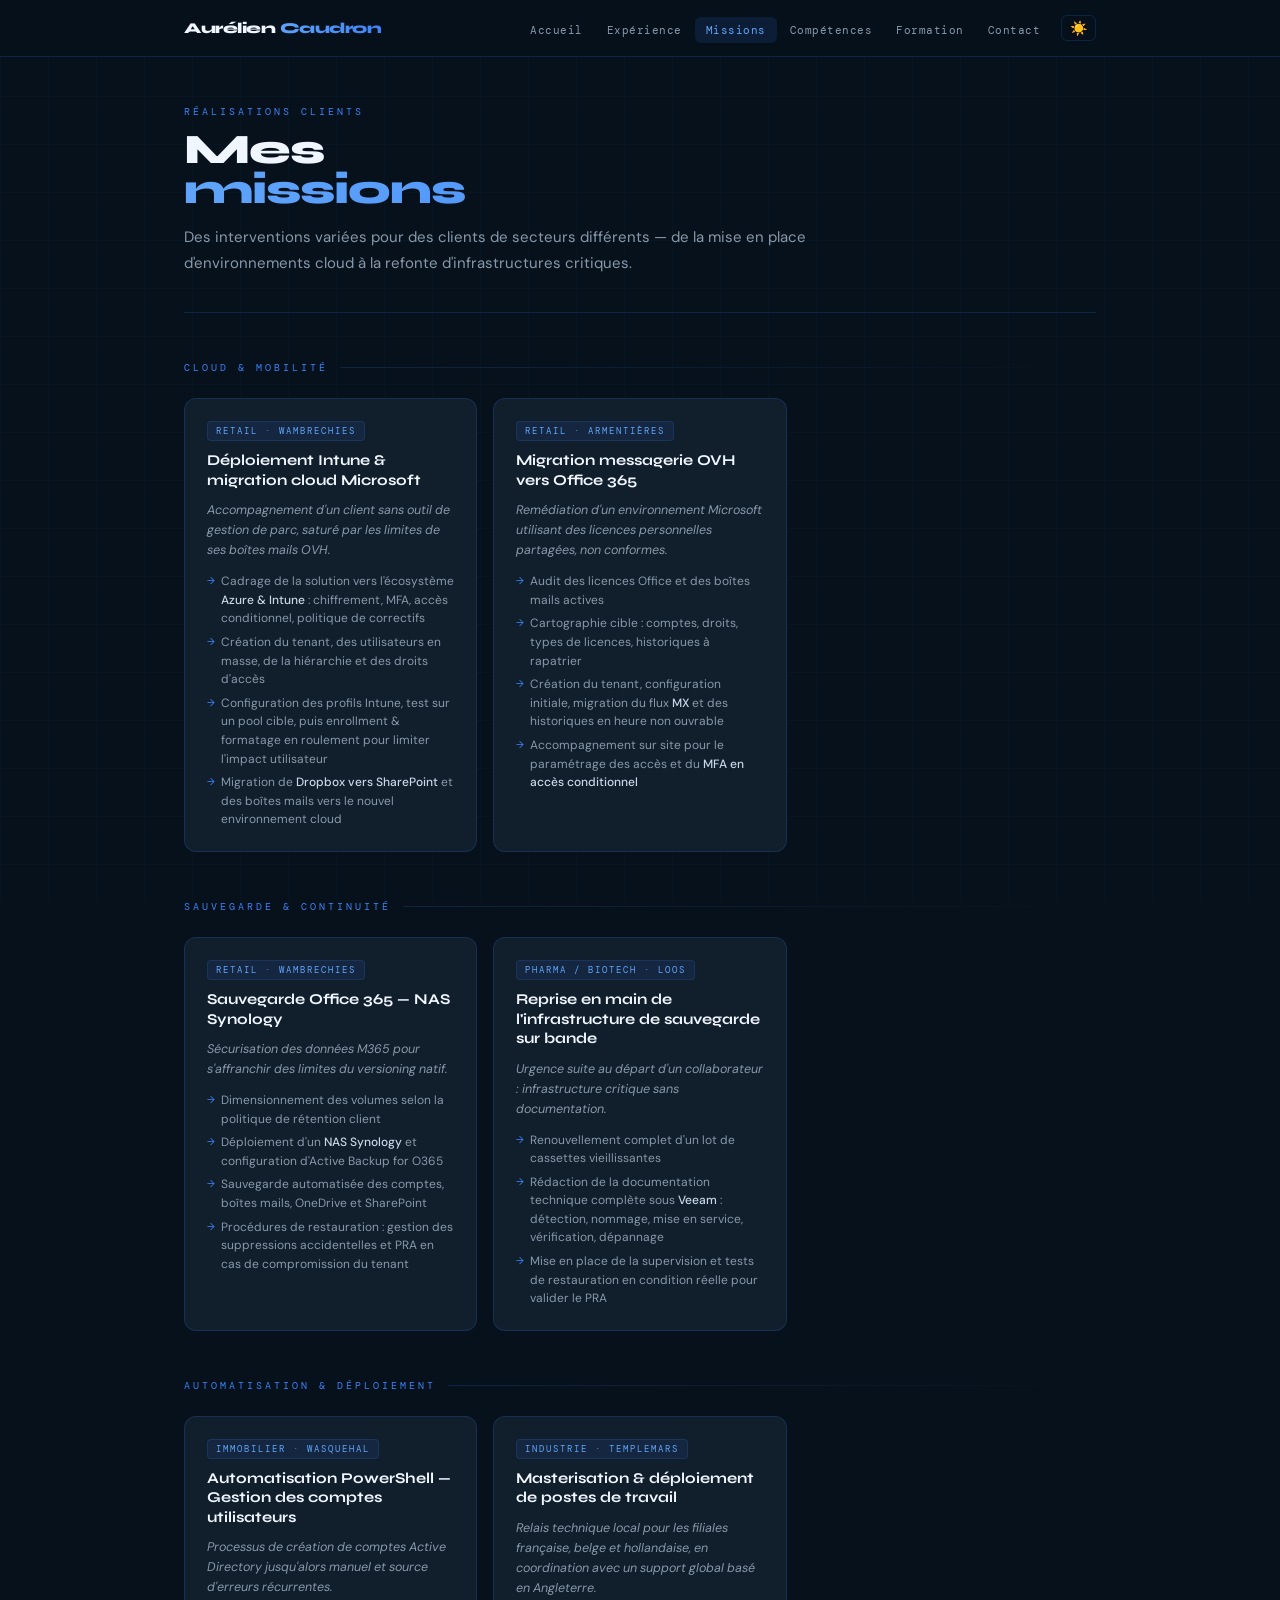
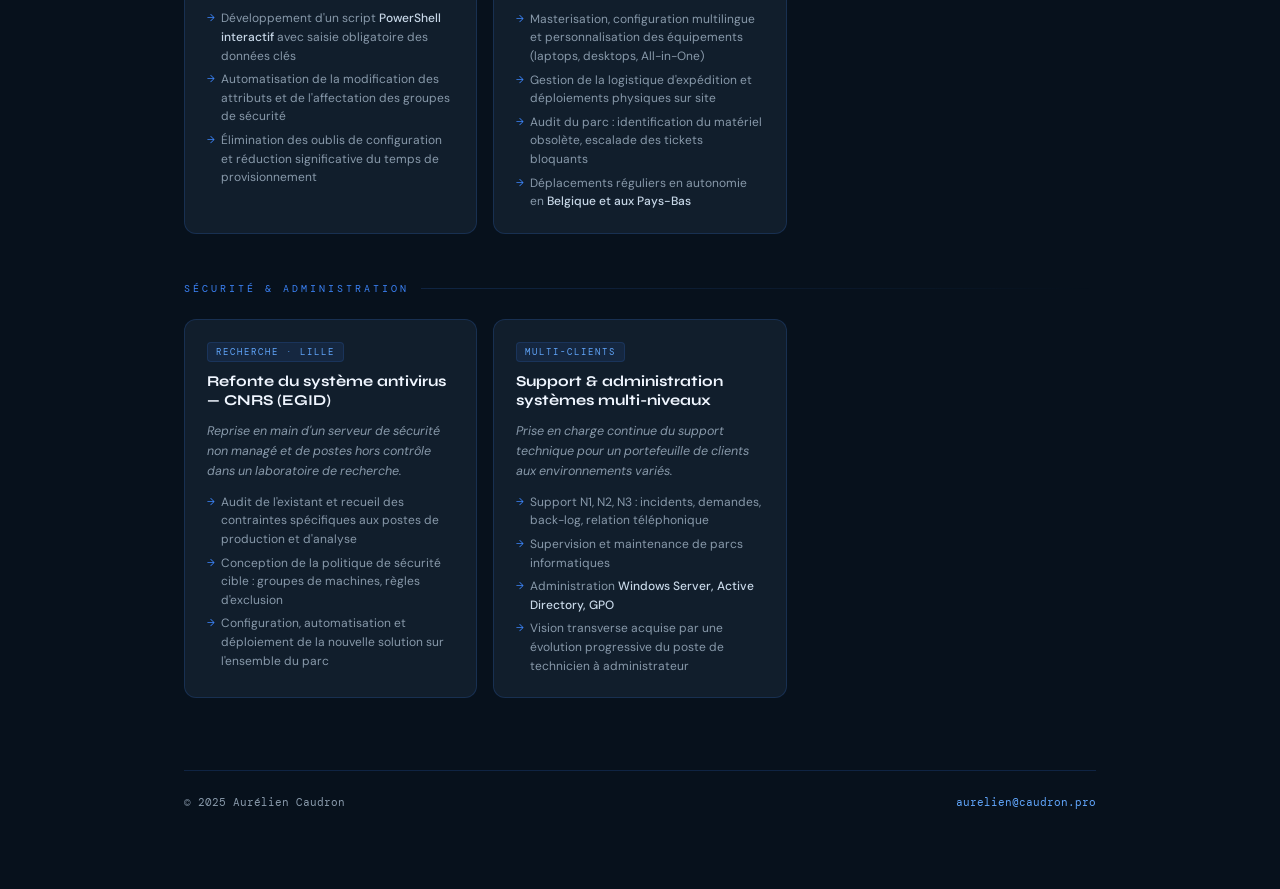
<file: missions.html>
<!DOCTYPE html>
<html lang="fr">
<head>
  <meta charset="UTF-8" /><meta name="viewport" content="width=device-width, initial-scale=1.0" />
  <title>Missions — Aurélien Caudron</title>
  <link rel="preconnect" href="https://fonts.googleapis.com" />
  <link rel="preconnect" href="https://fonts.gstatic.com" crossorigin />
  <link href="https://fonts.googleapis.com/css2?family=Syne:wght@400;600;700;800&family=DM+Mono:ital,wght@0,300;0,400;1,300&family=DM+Sans:wght@300;400;500&display=swap" rel="stylesheet" />
  <link rel="stylesheet" href="style.css" />
</head>
<body>
<nav>
  <div class="nav-inner">
    <a href="index.html" class="nav-logo">Aurélien <span>Caudron</span></a>
    <div class="nav-right">
      <ul class="nav-links">
        <li><a href="index.html">Accueil</a></li>
        <li><a href="experience.html">Expérience</a></li>
        <li><a href="missions.html" class="active">Missions</a></li>
        <li><a href="competences.html">Compétences</a></li>
        <li><a href="formation.html">Formation</a></li>
        <li><a href="contact.html">Contact</a></li>
      </ul>
      <button class="theme-toggle" onclick="toggleTheme()">☀️</button>
      <button class="nav-burger" onclick="document.querySelector('.nav-links').classList.toggle('open')">
        <span></span><span></span><span></span>
      </button>
    </div>
  </div>
</nav>
<div class="page">
  <div class="page-hero">
    <p class="page-tag">Réalisations clients</p>
    <h1 class="page-title">Mes <span>missions</span></h1>
    <p class="page-intro">Des interventions variées pour des clients de secteurs différents — de la mise en place d'environnements cloud à la refonte d'infrastructures critiques.</p>
  </div>

  <section>
    <p class="section-label">Cloud &amp; Mobilité</p>
    <div class="missions-grid">

      <div class="mission-card">
        <span class="mission-sector">Retail · Wambrechies</span>
        <div class="mission-title">Déploiement Intune &amp; migration cloud Microsoft</div>
        <div class="mission-context">Accompagnement d'un client sans outil de gestion de parc, saturé par les limites de ses boîtes mails OVH.</div>
        <ul class="mission-bullets">
          <li>Cadrage de la solution vers l'écosystème <strong>Azure &amp; Intune</strong> : chiffrement, MFA, accès conditionnel, politique de correctifs</li>
          <li>Création du tenant, des utilisateurs en masse, de la hiérarchie et des droits d'accès</li>
          <li>Configuration des profils Intune, test sur un pool cible, puis enrollment &amp; formatage en roulement pour limiter l'impact utilisateur</li>
          <li>Migration de <strong>Dropbox vers SharePoint</strong> et des boîtes mails vers le nouvel environnement cloud</li>
        </ul>
      </div>

      <div class="mission-card">
        <span class="mission-sector">Retail · Armentières</span>
        <div class="mission-title">Migration messagerie OVH vers Office 365</div>
        <div class="mission-context">Remédiation d'un environnement Microsoft utilisant des licences personnelles partagées, non conformes.</div>
        <ul class="mission-bullets">
          <li>Audit des licences Office et des boîtes mails actives</li>
          <li>Cartographie cible : comptes, droits, types de licences, historiques à rapatrier</li>
          <li>Création du tenant, configuration initiale, migration du flux <strong>MX</strong> et des historiques en heure non ouvrable</li>
          <li>Accompagnement sur site pour le paramétrage des accès et du <strong>MFA en accès conditionnel</strong></li>
        </ul>
      </div>

    </div>
  </section>

  <section>
    <p class="section-label">Sauvegarde &amp; Continuité</p>
    <div class="missions-grid">

      <div class="mission-card">
        <span class="mission-sector">Retail · Wambrechies</span>
        <div class="mission-title">Sauvegarde Office 365 — NAS Synology</div>
        <div class="mission-context">Sécurisation des données M365 pour s'affranchir des limites du versioning natif.</div>
        <ul class="mission-bullets">
          <li>Dimensionnement des volumes selon la politique de rétention client</li>
          <li>Déploiement d'un <strong>NAS Synology</strong> et configuration d'Active Backup for O365</li>
          <li>Sauvegarde automatisée des comptes, boîtes mails, OneDrive et SharePoint</li>
          <li>Procédures de restauration : gestion des suppressions accidentelles et PRA en cas de compromission du tenant</li>
        </ul>
      </div>

      <div class="mission-card">
        <span class="mission-sector">Pharma / Biotech · Loos</span>
        <div class="mission-title">Reprise en main de l'infrastructure de sauvegarde sur bande</div>
        <div class="mission-context">Urgence suite au départ d'un collaborateur : infrastructure critique sans documentation.</div>
        <ul class="mission-bullets">
          <li>Renouvellement complet d'un lot de cassettes vieillissantes</li>
          <li>Rédaction de la documentation technique complète sous <strong>Veeam</strong> : détection, nommage, mise en service, vérification, dépannage</li>
          <li>Mise en place de la supervision et tests de restauration en condition réelle pour valider le PRA</li>
        </ul>
      </div>

    </div>
  </section>

  <section>
    <p class="section-label">Automatisation &amp; Déploiement</p>
    <div class="missions-grid">

      <div class="mission-card">
        <span class="mission-sector">Immobilier · Wasquehal</span>
        <div class="mission-title">Automatisation PowerShell — Gestion des comptes utilisateurs</div>
        <div class="mission-context">Processus de création de comptes Active Directory jusqu'alors manuel et source d'erreurs récurrentes.</div>
        <ul class="mission-bullets">
          <li>Développement d'un script <strong>PowerShell interactif</strong> avec saisie obligatoire des données clés</li>
          <li>Automatisation de la modification des attributs et de l'affectation des groupes de sécurité</li>
          <li>Élimination des oublis de configuration et réduction significative du temps de provisionnement</li>
        </ul>
      </div>

      <div class="mission-card">
        <span class="mission-sector">Industrie · Templemars</span>
        <div class="mission-title">Masterisation &amp; déploiement de postes de travail</div>
        <div class="mission-context">Relais technique local pour les filiales française, belge et hollandaise, en coordination avec un support global basé en Angleterre.</div>
        <ul class="mission-bullets">
          <li>Masterisation, configuration multilingue et personnalisation des équipements (laptops, desktops, All-in-One)</li>
          <li>Gestion de la logistique d'expédition et déploiements physiques sur site</li>
          <li>Audit du parc : identification du matériel obsolète, escalade des tickets bloquants</li>
          <li>Déplacements réguliers en autonomie en <strong>Belgique et aux Pays-Bas</strong></li>
        </ul>
      </div>

    </div>
  </section>

  <section>
    <p class="section-label">Sécurité &amp; Administration</p>
    <div class="missions-grid">

      <div class="mission-card">
        <span class="mission-sector">Recherche · Lille</span>
        <div class="mission-title">Refonte du système antivirus — CNRS (EGID)</div>
        <div class="mission-context">Reprise en main d'un serveur de sécurité non managé et de postes hors contrôle dans un laboratoire de recherche.</div>
        <ul class="mission-bullets">
          <li>Audit de l'existant et recueil des contraintes spécifiques aux postes de production et d'analyse</li>
          <li>Conception de la politique de sécurité cible : groupes de machines, règles d'exclusion</li>
          <li>Configuration, automatisation et déploiement de la nouvelle solution sur l'ensemble du parc</li>
        </ul>
      </div>

      <div class="mission-card">
        <span class="mission-sector">Multi-clients</span>
        <div class="mission-title">Support &amp; administration systèmes multi-niveaux</div>
        <div class="mission-context">Prise en charge continue du support technique pour un portefeuille de clients aux environnements variés.</div>
        <ul class="mission-bullets">
          <li>Support N1, N2, N3 : incidents, demandes, back-log, relation téléphonique</li>
          <li>Supervision et maintenance de parcs informatiques</li>
          <li>Administration <strong>Windows Server, Active Directory, GPO</strong></li>
          <li>Vision transverse acquise par une évolution progressive du poste de technicien à administrateur</li>
        </ul>
      </div>

    </div>
  </section>

  <footer>
    <span>© 2025 Aurélien Caudron</span>
    <a href="mailto:aurelien@caudron.pro">aurelien@caudron.pro</a>
  </footer>
</div>
<script>
  const root = document.documentElement;
  const saved = localStorage.getItem("theme") || "dark";
  root.setAttribute("data-theme", saved);
  function toggleTheme() {
    const t = root.getAttribute("data-theme") === "dark" ? "light" : "dark";
    root.setAttribute("data-theme", t);
    localStorage.setItem("theme", t);
    document.querySelector(".theme-toggle").textContent = t === "dark" ? "☀️" : "🌙";
  }
  document.addEventListener("DOMContentLoaded", () => {
    document.querySelector(".theme-toggle").textContent = saved === "dark" ? "☀️" : "🌙";
    const obs = new IntersectionObserver(entries => {
      entries.forEach(e => { if (e.isIntersecting) e.target.classList.add("visible"); });
    }, { threshold: 0.1 });
    document.querySelectorAll("section").forEach(s => obs.observe(s));
  });
</script>
</body>
</html>
</file>
<file: style.css>
:root {
  --accent:  #3B82F6;
  --accent2: #60A5FA;
  --bg:      #07111C;
  --card:    #111E2C;
  --border:  rgba(59,130,246,.18);
  --dim:     #8899AA;
  --soft:    #C8D8E8;
  --white:   #F0F6FF;
}
[data-theme="light"] {
  --bg:     #F4F7FB;
  --card:   #FFFFFF;
  --border: rgba(59,130,246,.18);
  --dim:    #6B7A8D;
  --soft:   #334155;
  --white:  #0D1B2A;
}
*, *::before, *::after { box-sizing: border-box; margin: 0; padding: 0; }
html { scroll-behavior: smooth; }
body { font-family: 'DM Sans', sans-serif; background: var(--bg); color: var(--white); min-height: 100vh; overflow-x: hidden; transition: background .3s, color .3s; }
body::after { content: ''; position: fixed; inset: 0; z-index: 0; background-image: linear-gradient(rgba(59,130,246,.03) 1px, transparent 1px), linear-gradient(90deg, rgba(59,130,246,.03) 1px, transparent 1px); background-size: 48px 48px; pointer-events: none; }

/* NAV */
nav { position: sticky; top: 0; z-index: 100; background: color-mix(in srgb, var(--bg) 88%, transparent); backdrop-filter: blur(14px); border-bottom: 1px solid var(--border); transition: background .3s; }
.nav-inner { max-width: 960px; margin: 0 auto; padding: 0 24px; display: flex; align-items: center; justify-content: space-between; height: 56px; }
.nav-logo { font-family: 'Syne', sans-serif; font-weight: 800; font-size: 15px; color: var(--white); text-decoration: none; letter-spacing: -.5px; }
.nav-logo span { background: linear-gradient(135deg, var(--accent2), var(--accent)); -webkit-background-clip: text; -webkit-text-fill-color: transparent; background-clip: text; }
.nav-right { display: flex; align-items: center; gap: 0; }
.nav-links { display: flex; gap: 2px; list-style: none; }
.nav-links a { font-family: 'DM Mono', monospace; font-size: 11px; color: var(--dim); text-decoration: none; padding: 6px 11px; border-radius: 6px; letter-spacing: .5px; transition: color .2s, background .2s; }
.nav-links a:hover { color: var(--white); background: rgba(59,130,246,.1); }
.nav-links a.active { color: var(--accent2); background: rgba(59,130,246,.12); }
.theme-toggle { background: none; border: 1px solid var(--border); border-radius: 6px; padding: 5px 8px; cursor: pointer; color: var(--dim); font-size: 14px; line-height: 1; transition: border-color .2s, color .2s; margin-left: 10px; }
.theme-toggle:hover { border-color: var(--accent); color: var(--accent2); }
.nav-burger { display: none; flex-direction: column; gap: 5px; cursor: pointer; padding: 4px; background: none; border: none; }
.nav-burger span { display: block; width: 22px; height: 2px; background: var(--dim); border-radius: 2px; transition: .3s; }

/* PAGE */
.page { position: relative; z-index: 1; max-width: 960px; margin: 0 auto; padding: 0 24px 80px; }

/* HOME HERO */
.hero { padding: 72px 0 52px; border-bottom: 1px solid var(--border); display: grid; grid-template-columns: 1fr auto; gap: 40px; align-items: center; }
.hero-tag { font-family: 'DM Mono', monospace; font-size: 11px; letter-spacing: 2.5px; color: var(--accent); text-transform: uppercase; margin-bottom: 16px; opacity: 0; animation: fadeUp .6s .1s forwards; }
h1 { font-family: 'Syne', sans-serif; font-size: clamp(36px, 6.5vw, 62px); font-weight: 800; line-height: .95; letter-spacing: -2px; color: var(--white); opacity: 0; animation: fadeUp .6s .2s forwards; }
h1 span { display: block; background: linear-gradient(135deg, var(--accent2), var(--accent)); -webkit-background-clip: text; -webkit-text-fill-color: transparent; background-clip: text; }
.hero-sub { font-family: 'DM Mono', monospace; font-size: 12.5px; color: var(--dim); margin-top: 18px; line-height: 1.85; opacity: 0; animation: fadeUp .6s .35s forwards; }
.hero-sub strong { color: var(--soft); font-weight: 400; }
.hero-cta { display: flex; gap: 10px; margin-top: 28px; flex-wrap: wrap; opacity: 0; animation: fadeUp .6s .45s forwards; }
.hero-contact { display: flex; flex-direction: column; gap: 10px; align-items: flex-end; opacity: 0; animation: fadeUp .6s .5s forwards; }
.contact-card-mini { font-family: 'DM Mono', monospace; font-size: 11px; color: var(--dim); display: flex; align-items: center; gap: 8px; background: var(--card); border: 1px solid var(--border); border-radius: 8px; padding: 8px 12px; text-decoration: none; transition: border-color .2s, color .2s; }
.contact-card-mini:hover { border-color: var(--accent); color: var(--accent2); }

/* BUTTONS */
.btn { font-family: 'DM Mono', monospace; font-size: 11px; letter-spacing: .5px; background: var(--accent); color: #fff; padding: 9px 18px; border-radius: 8px; text-decoration: none; transition: background .2s, transform .15s; display: inline-block; }
.btn:hover { background: var(--accent2); transform: translateY(-1px); }
.btn-ghost { background: transparent; color: var(--accent2); border: 1px solid var(--border); }
.btn-ghost:hover { background: rgba(59,130,246,.08); transform: translateY(-1px); }

/* QUICK GRID */
.quick-grid { display: grid; grid-template-columns: repeat(auto-fill, minmax(180px, 1fr)); gap: 12px; }
.quick-card { background: var(--card); border: 1px solid var(--border); border-radius: 12px; padding: 20px; text-decoration: none; transition: border-color .2s, transform .2s; display: block; }
.quick-card:hover { border-color: var(--accent); transform: translateY(-3px); }
.quick-icon { font-size: 22px; margin-bottom: 10px; }
.quick-title { font-family: 'Syne', sans-serif; font-weight: 700; font-size: 15px; color: var(--white); margin-bottom: 4px; }
.quick-sub { font-family: 'DM Mono', monospace; font-size: 10px; color: var(--dim); line-height: 1.5; }

/* PAGE HERO */
.page-hero { padding: 48px 0 36px; border-bottom: 1px solid var(--border); }
.page-tag { font-family: 'DM Mono', monospace; font-size: 10px; letter-spacing: 3px; color: var(--accent); text-transform: uppercase; margin-bottom: 12px; opacity: 0; animation: fadeUp .5s .1s forwards; }
.page-title { font-family: 'Syne', sans-serif; font-size: clamp(26px, 5vw, 42px); font-weight: 800; letter-spacing: -1px; color: var(--white); opacity: 0; animation: fadeUp .5s .2s forwards; }
.page-title span { background: linear-gradient(135deg, var(--accent2), var(--accent)); -webkit-background-clip: text; -webkit-text-fill-color: transparent; background-clip: text; }
.page-intro { font-size: 15px; line-height: 1.75; color: var(--dim); max-width: 680px; margin-top: 14px; opacity: 0; animation: fadeUp .5s .3s forwards; }

/* SECTIONS */
section { padding: 48px 0 0; opacity: 0; transform: translateY(20px); transition: opacity .5s, transform .5s; }
section.visible { opacity: 1; transform: none; }
.section-label { font-family: 'DM Mono', monospace; font-size: 10px; letter-spacing: 3px; text-transform: uppercase; color: var(--accent); margin-bottom: 24px; display: flex; align-items: center; gap: 12px; }
.section-label::after { content: ''; flex: 1; height: 1px; background: linear-gradient(90deg, var(--border), transparent); }

/* PROFIL */
.profil-text { font-size: 16px; line-height: 1.8; color: var(--soft); font-weight: 300; max-width: 720px; border-left: 2px solid var(--accent); padding-left: 20px; }

/* MISSION CARDS */
.missions-grid { display: grid; grid-template-columns: repeat(auto-fill, minmax(290px, 1fr)); gap: 16px; }
.mission-card { background: var(--card); border: 1px solid var(--border); border-radius: 12px; padding: 22px; transition: border-color .2s, transform .2s; display: flex; flex-direction: column; gap: 10px; }
.mission-card:hover { border-color: var(--accent); transform: translateY(-2px); }
.mission-sector { font-family: 'DM Mono', monospace; font-size: 9px; letter-spacing: 2px; text-transform: uppercase; color: var(--accent2); background: rgba(59,130,246,.1); border: 1px solid rgba(59,130,246,.15); padding: 3px 8px; border-radius: 4px; display: inline-block; width: fit-content; }
.mission-title { font-family: 'Syne', sans-serif; font-weight: 700; font-size: 15px; color: var(--white); line-height: 1.3; }
.mission-context { font-size: 12.5px; color: var(--dim); line-height: 1.6; font-style: italic; }
.mission-bullets { list-style: none; display: flex; flex-direction: column; gap: 5px; margin-top: 2px; }
.mission-bullets li { font-size: 12px; color: var(--dim); padding-left: 14px; position: relative; line-height: 1.55; }
.mission-bullets li::before { content: '→'; position: absolute; left: 0; color: var(--accent); font-size: 10px; top: 1px; }
.mission-bullets li strong { color: var(--soft); font-weight: 500; }

/* SKILLS */
.skills-grid { display: grid; grid-template-columns: repeat(auto-fill, minmax(200px, 1fr)); gap: 12px; }
.skill-card { background: var(--card); border: 1px solid var(--border); border-radius: 10px; padding: 16px; transition: border-color .2s, transform .2s; }
.skill-card:hover { border-color: var(--accent); transform: translateY(-2px); }
.skill-card-label { font-family: 'DM Mono', monospace; font-size: 10px; color: var(--accent2); letter-spacing: 1.5px; text-transform: uppercase; margin-bottom: 8px; }
.skill-tags { display: flex; flex-wrap: wrap; gap: 5px; }
.tag { font-size: 11px; font-family: 'DM Mono', monospace; background: rgba(59,130,246,.08); color: var(--soft); padding: 3px 8px; border-radius: 4px; border: 1px solid rgba(59,130,246,.13); }

/* TIMELINE */
.timeline { position: relative; padding-left: 24px; }
.timeline::before { content: ''; position: absolute; left: 0; top: 8px; bottom: 0; width: 1px; background: linear-gradient(180deg, var(--accent), transparent); }
.tl-item { position: relative; margin-bottom: 36px; }
.tl-item::before { content: ''; position: absolute; left: -28px; top: 6px; width: 9px; height: 9px; border-radius: 50%; background: var(--accent); box-shadow: 0 0 0 3px rgba(59,130,246,.2); }
.tl-header { display: flex; justify-content: space-between; align-items: flex-start; gap: 12px; flex-wrap: wrap; margin-bottom: 6px; }
.tl-title { font-family: 'Syne', sans-serif; font-size: 17px; font-weight: 700; color: var(--white); }
.tl-company { font-family: 'DM Mono', monospace; font-size: 11px; color: var(--accent2); margin-top: 3px; }
.tl-date { font-family: 'DM Mono', monospace; font-size: 10.5px; color: var(--dim); white-space: nowrap; background: var(--card); border: 1px solid var(--border); padding: 3px 10px; border-radius: 20px; flex-shrink: 0; }
.tl-bullets { list-style: none; margin-top: 10px; display: flex; flex-direction: column; gap: 5px; }
.tl-bullets li { font-size: 13.5px; color: var(--dim); padding-left: 16px; position: relative; line-height: 1.6; }
.tl-bullets li::before { content: '→'; position: absolute; left: 0; color: var(--accent); font-size: 11px; top: 2px; }
.tl-bullets li strong { color: var(--soft); font-weight: 500; }

/* EDU */
.edu-grid { display: grid; grid-template-columns: repeat(auto-fill, minmax(200px, 1fr)); gap: 12px; }
.edu-card { background: var(--card); border: 1px solid var(--border); border-radius: 10px; padding: 18px; transition: border-color .2s, transform .2s; }
.edu-card:hover { border-color: var(--accent); transform: translateY(-2px); }
.edu-level { font-family: 'DM Mono', monospace; font-size: 10px; color: var(--accent2); letter-spacing: 1.5px; text-transform: uppercase; margin-bottom: 8px; }
.edu-title { font-family: 'Syne', sans-serif; font-weight: 700; font-size: 14px; color: var(--white); margin-bottom: 4px; }
.edu-school { font-size: 12px; color: var(--dim); margin-bottom: 6px; }
.edu-date { font-family: 'DM Mono', monospace; font-size: 10px; color: var(--accent); }

/* CHIPS */
.chips { display: flex; flex-wrap: wrap; gap: 10px; }
.chip { font-size: 13px; color: var(--soft); background: var(--card); border: 1px solid var(--border); border-radius: 99px; padding: 6px 16px; display: flex; align-items: center; gap: 8px; transition: border-color .2s; }
.chip:hover { border-color: var(--accent2); }
.chip-dot { width: 6px; height: 6px; border-radius: 50%; background: var(--accent); flex-shrink: 0; }

/* CONTACT */
.contact-grid { display: grid; grid-template-columns: 1fr 1fr; gap: 32px; }
.contact-info { display: flex; flex-direction: column; gap: 12px; }
.contact-item { font-family: 'DM Mono', monospace; font-size: 12px; color: var(--dim); display: flex; align-items: center; gap: 14px; background: var(--card); border: 1px solid var(--border); border-radius: 10px; padding: 14px 16px; text-decoration: none; transition: border-color .2s, color .2s; }
.contact-item:hover { border-color: var(--accent); color: var(--accent2); }
.contact-icon { font-size: 18px; flex-shrink: 0; }
.contact-label { font-size: 9px; color: var(--accent2); letter-spacing: 1.5px; text-transform: uppercase; margin-bottom: 3px; }
.contact-val { color: var(--soft); font-size: 12px; }
.avail-card { background: var(--card); border: 1px solid var(--border); border-radius: 12px; padding: 24px; }
.avail-header { display: flex; align-items: center; font-family: 'Syne', sans-serif; font-weight: 700; font-size: 15px; color: var(--white); margin-bottom: 14px; }
.avail-text { font-size: 13.5px; color: var(--dim); line-height: 1.7; }

/* STATUS */
.status-dot { display: inline-block; width: 8px; height: 8px; background: #22c55e; border-radius: 50%; margin-right: 8px; box-shadow: 0 0 0 0 rgba(34,197,94,.4); animation: pulse 2s infinite; }

/* FOOTER */
footer { margin-top: 72px; padding-top: 24px; border-top: 1px solid var(--border); display: flex; justify-content: space-between; align-items: center; flex-wrap: wrap; gap: 12px; font-family: 'DM Mono', monospace; font-size: 11px; color: var(--dim); }
footer a { color: var(--accent2); text-decoration: none; }

@keyframes fadeUp { from { opacity:0; transform:translateY(16px); } to { opacity:1; transform:none; } }
@keyframes pulse { 0% { box-shadow:0 0 0 0 rgba(34,197,94,.4); } 70% { box-shadow:0 0 0 8px rgba(34,197,94,0); } 100% { box-shadow:0 0 0 0 rgba(34,197,94,0); } }

@media (max-width: 640px) {
  .nav-links { display: none; flex-direction: column; position: absolute; top: 56px; left: 0; right: 0; background: var(--bg); border-bottom: 1px solid var(--border); padding: 12px 24px; z-index: 99; }
  .nav-links.open { display: flex; }
  .nav-burger { display: flex; }
  .hero { grid-template-columns: 1fr; }
  .hero-contact { align-items: flex-start; }
  h1 { font-size: 40px; letter-spacing: -1px; }
  .contact-grid { grid-template-columns: 1fr; }
  .missions-grid { grid-template-columns: 1fr; }
}
</file>
